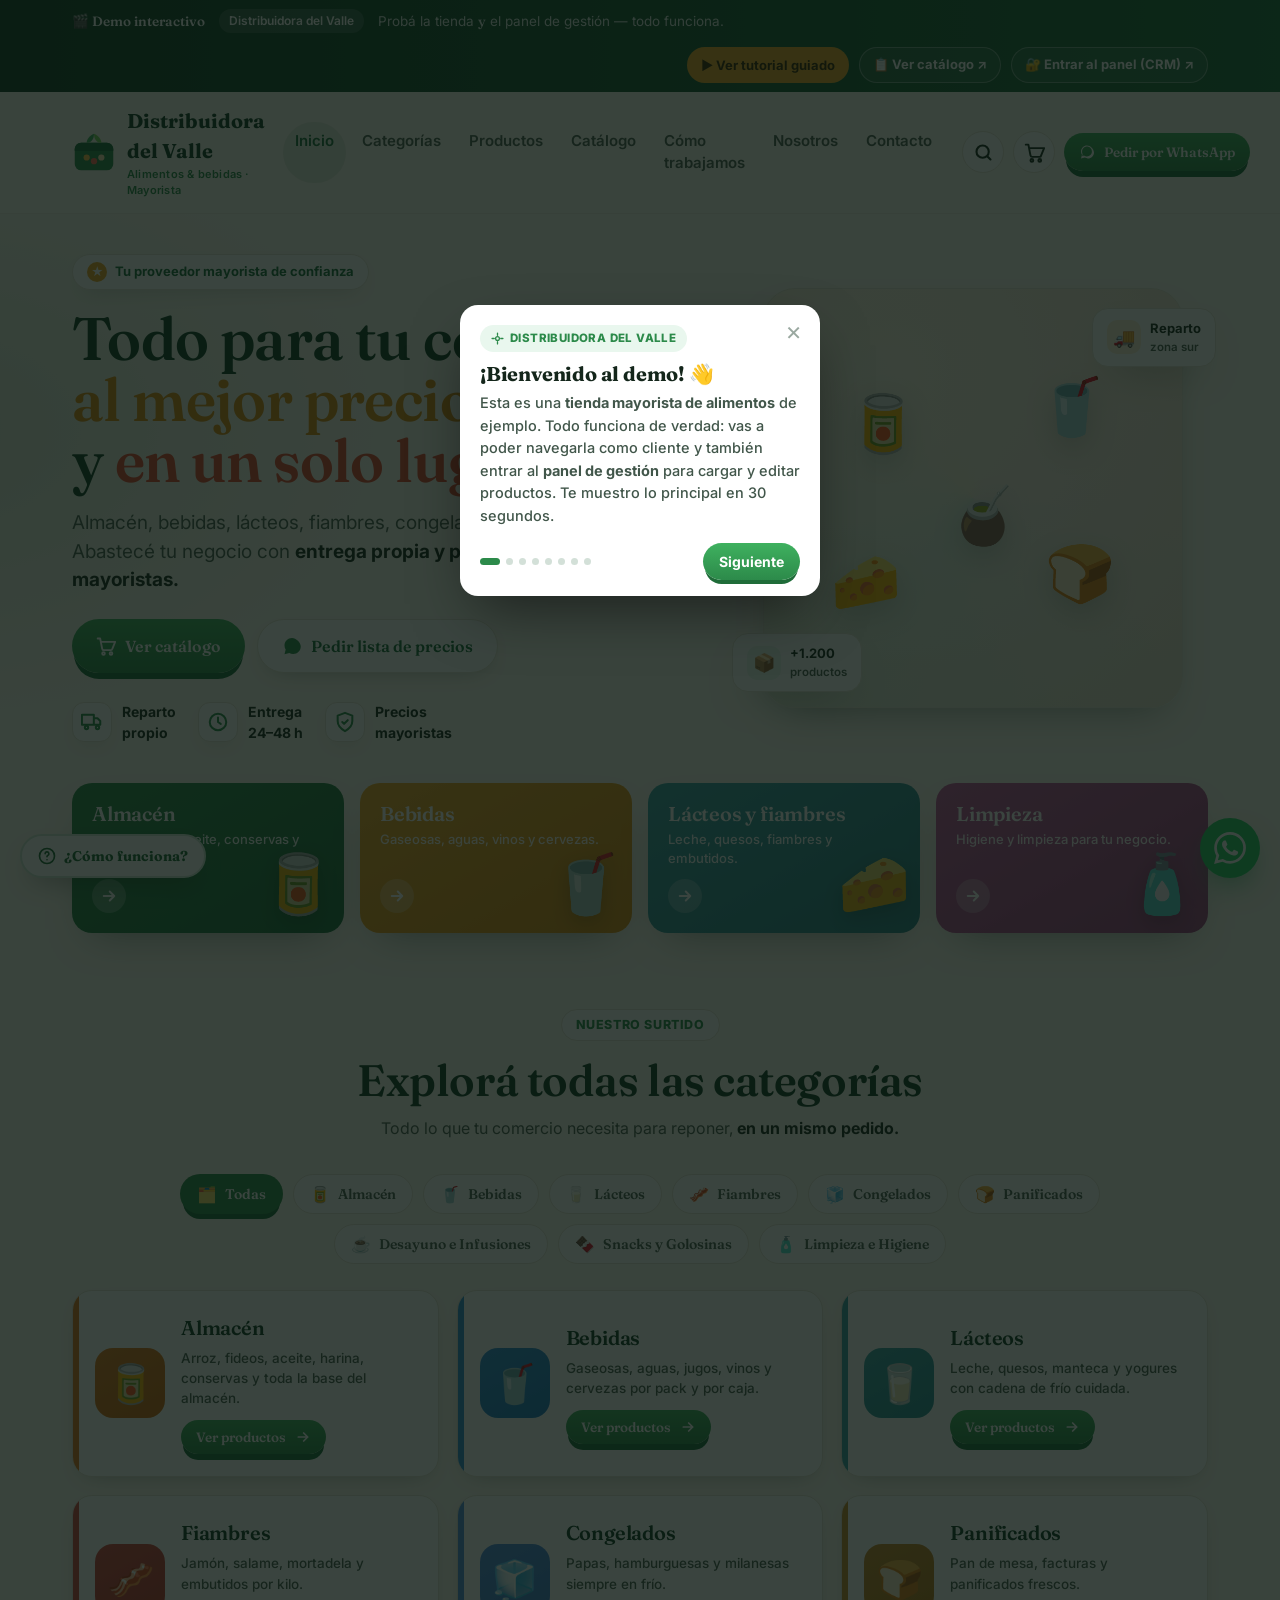
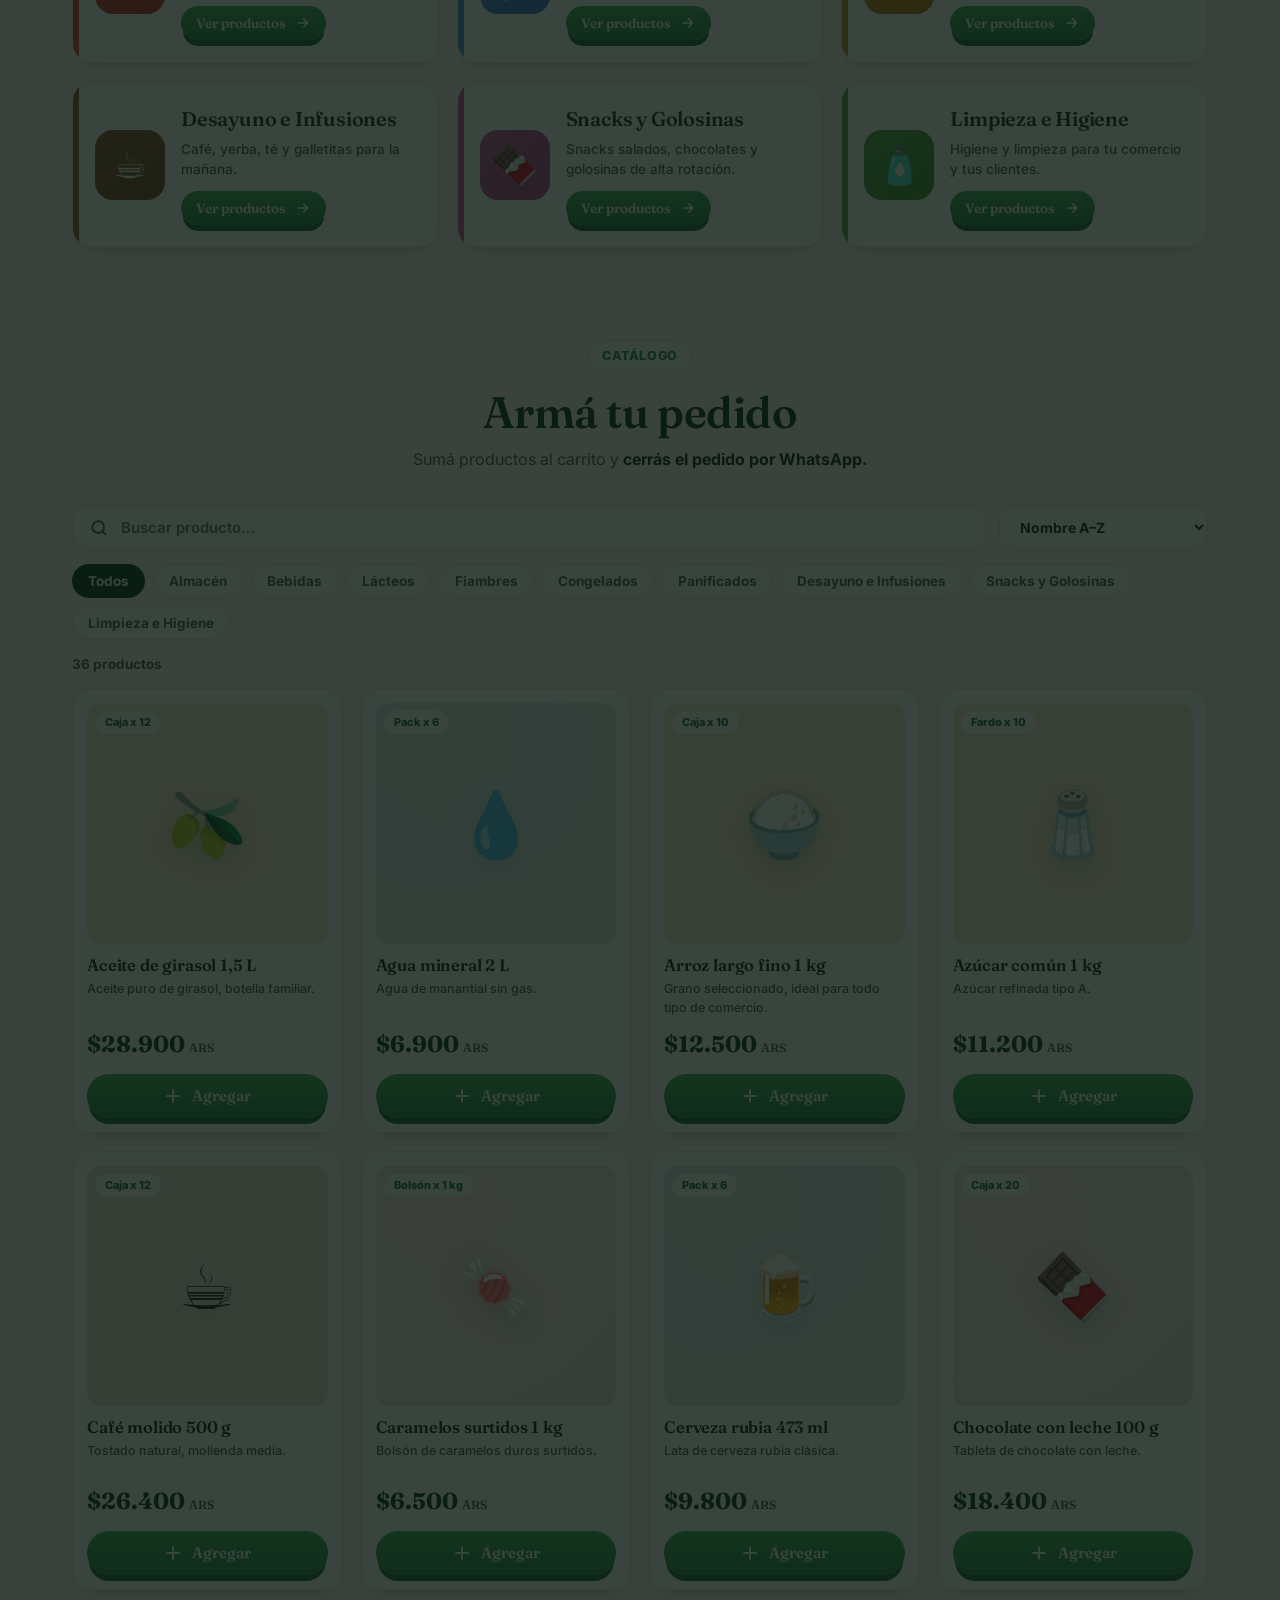
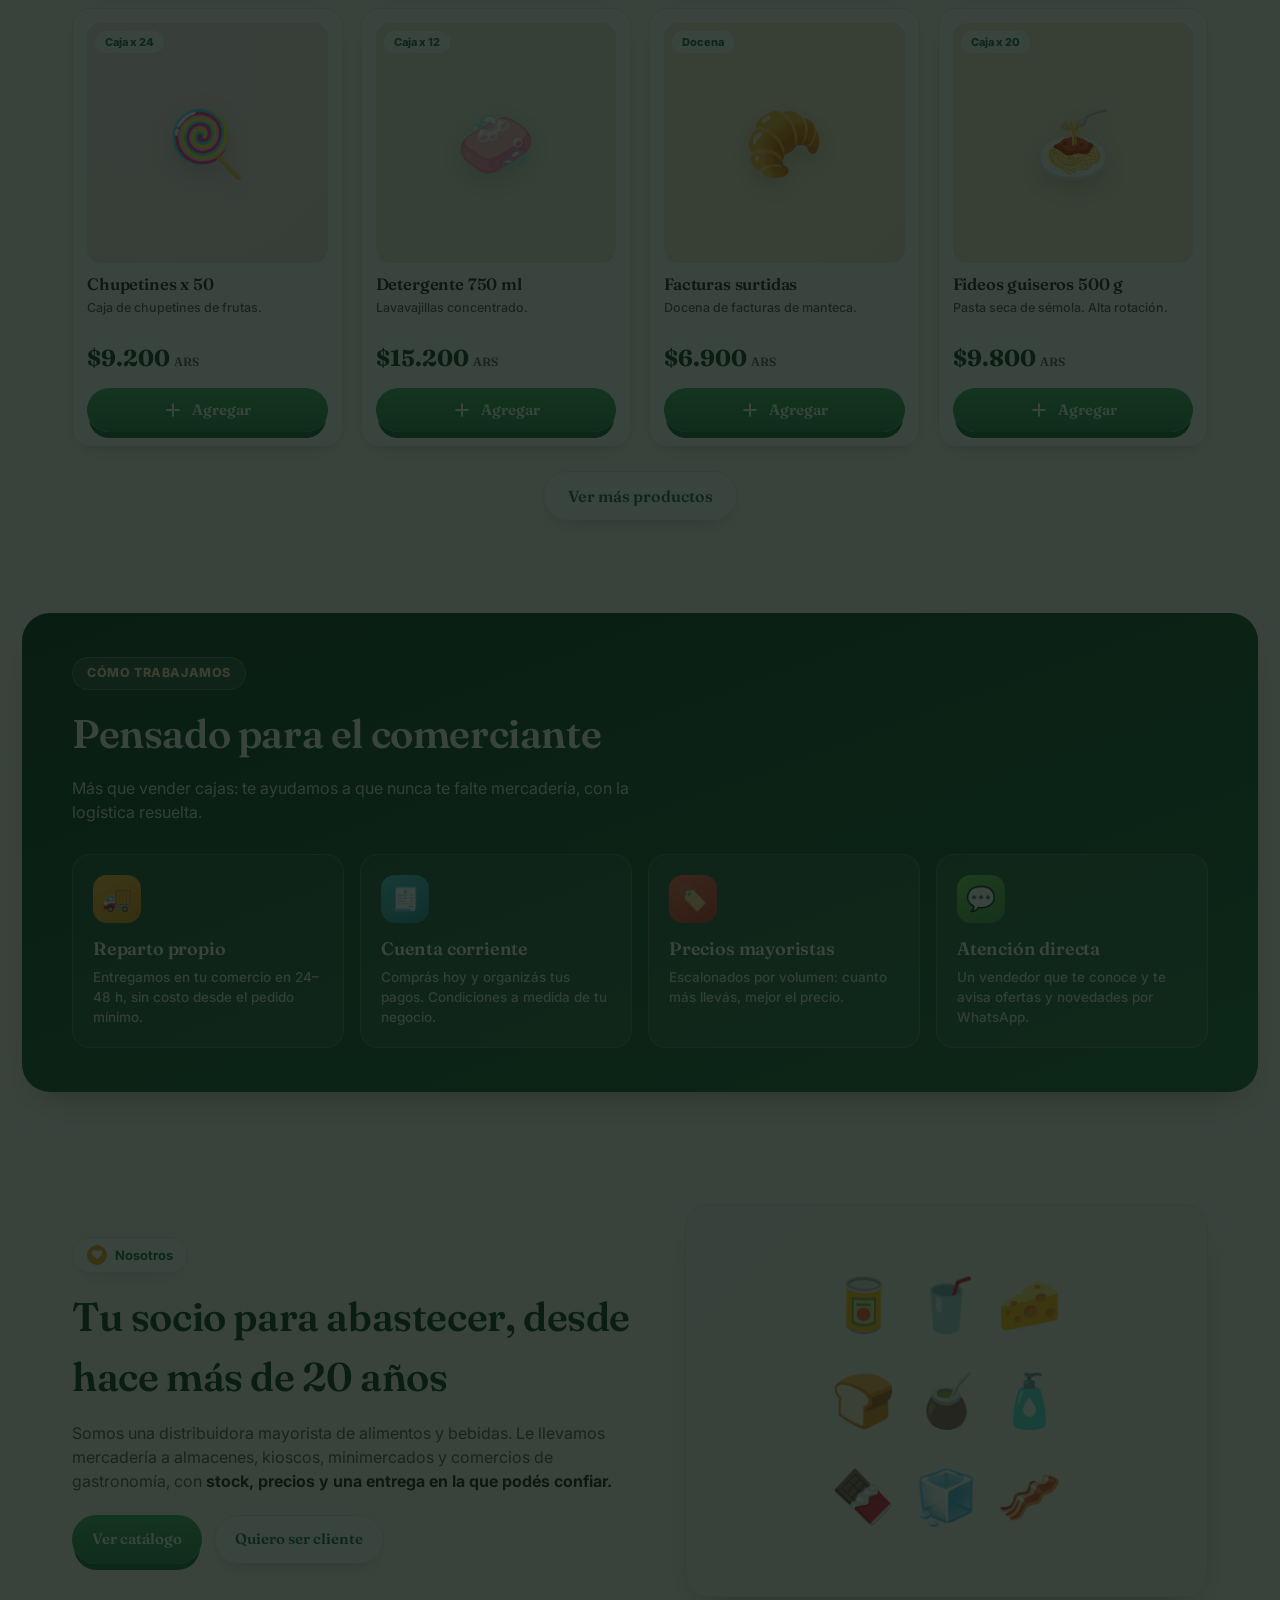
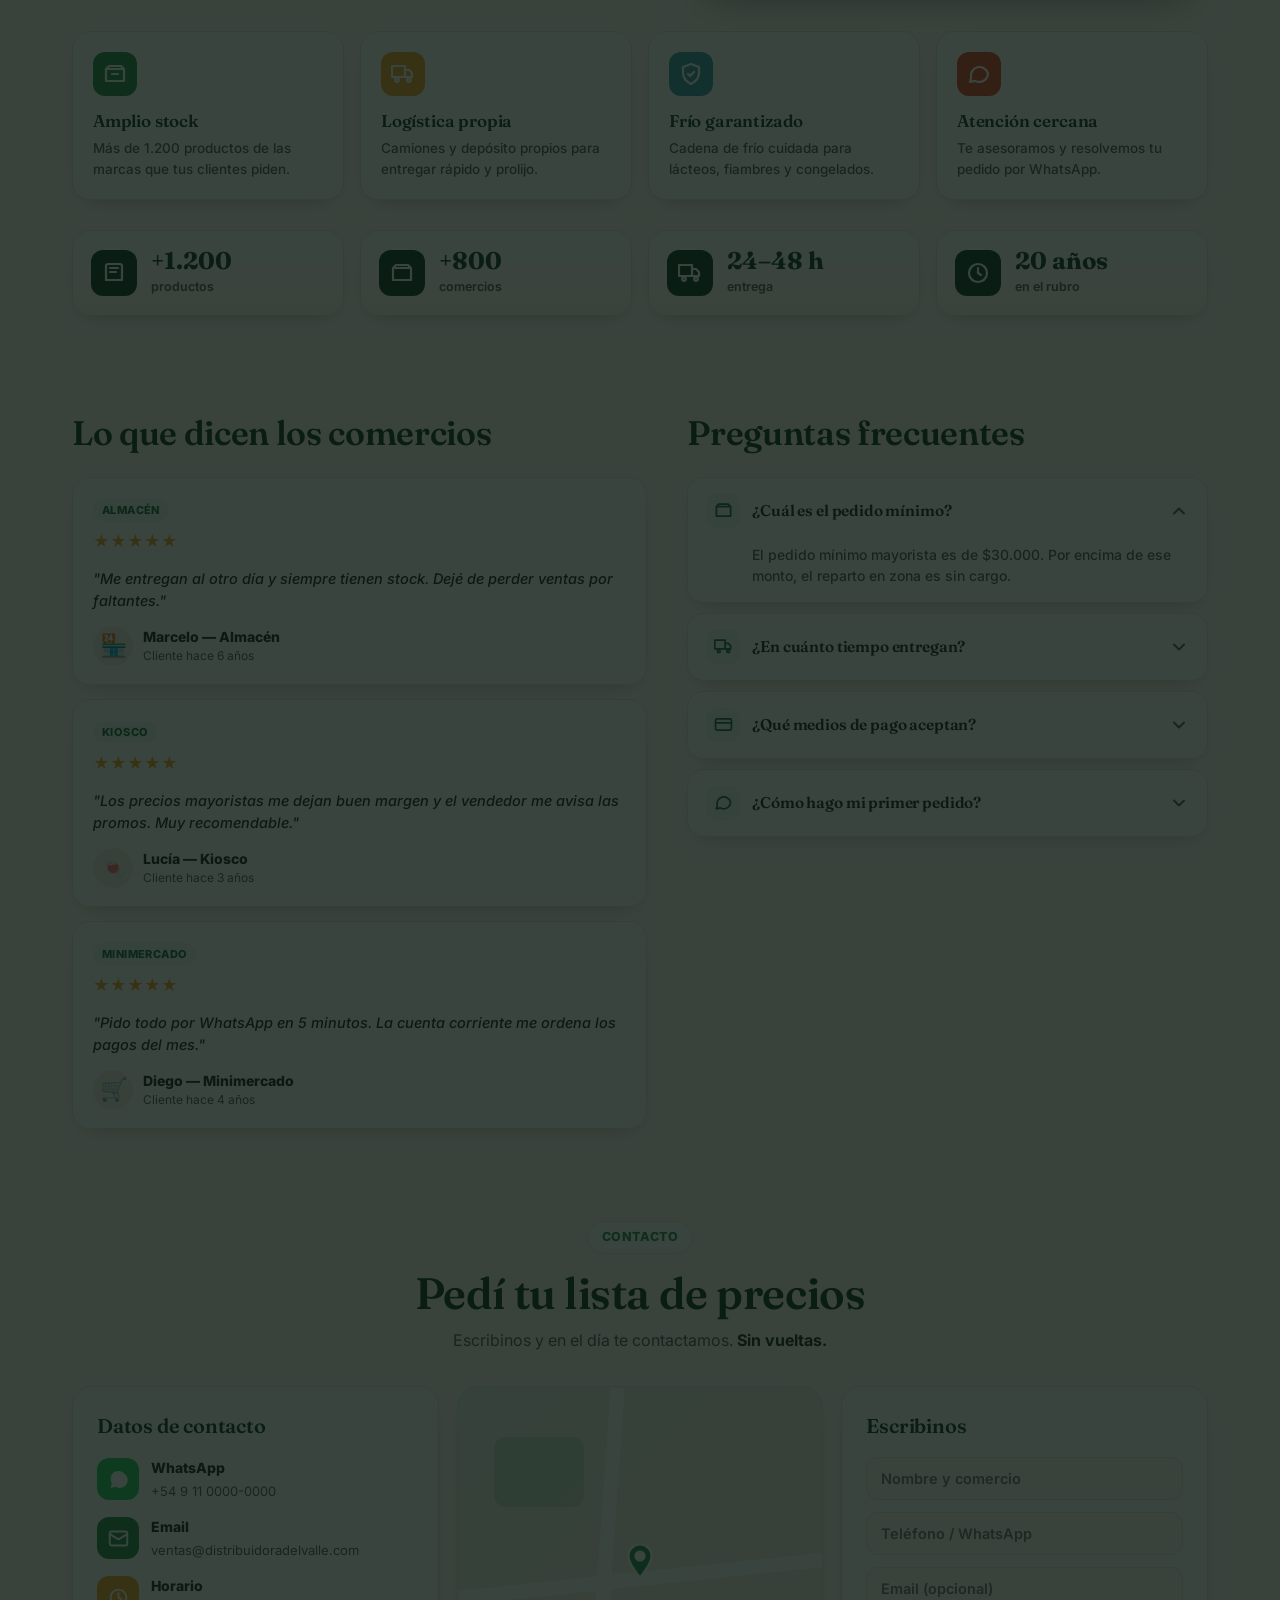
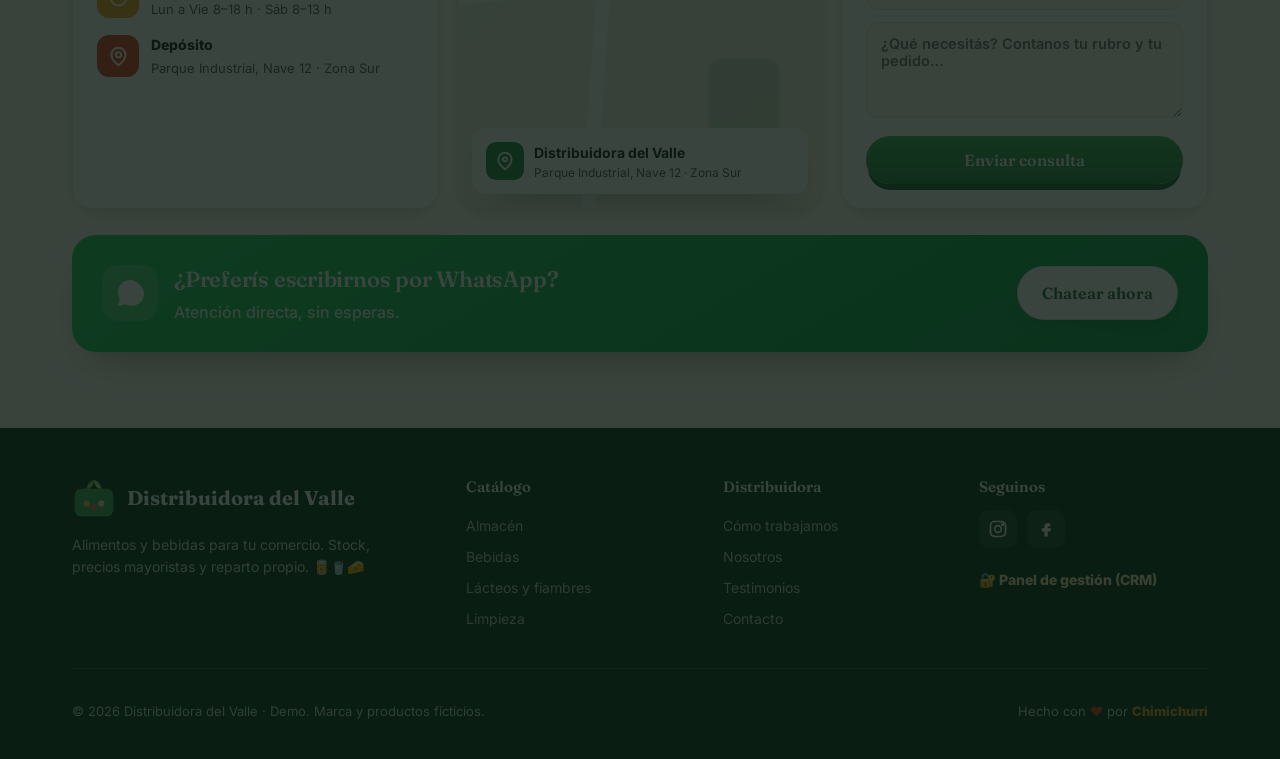
<file: index.html>
<!DOCTYPE html>
<html lang="es">
<head>
<meta charset="UTF-8">
<meta name="viewport" content="width=device-width, initial-scale=1.0">
<title>Distribuidora del Valle — Alimentos y bebidas para tu comercio</title>
<meta name="description" content="Demo interactivo de tienda mayorista + panel de gestión. Hecho por Chimichurri.">
<link rel="preconnect" href="https://fonts.googleapis.com">
<link rel="preconnect" href="https://fonts.gstatic.com" crossorigin>
<link href="https://fonts.googleapis.com/css2?family=Fraunces:opsz,wght@9..144,500;9..144,600;9..144,700&family=Inter:wght@400;500;600;700;800&display=swap" rel="stylesheet">
<link rel="stylesheet" href="styles.css?v=3">
<link rel="stylesheet" href="tour.css?v=1">
</head>
<body>

<!-- ============ RIBBON DEMO ============ -->
<div class="demobar">
  <div class="wrap">
    <b>🎬 Demo interactivo</b>
    <span class="chip">Distribuidora del Valle</span>
    <span style="opacity:.85">Probá la tienda <b>y</b> el panel de gestión — todo funciona.</span>
    <div class="db-actions">
      <button type="button" class="db-tour" id="startTour">▶ Ver tutorial guiado</button>
      <a href="catalogo.html">📋 Ver catálogo ↗</a>
      <a href="admin.html" id="panelLink">🔐 Entrar al panel (CRM) ↗</a>
    </div>
  </div>
</div>

<!-- ============ HEADER ============ -->
<header class="header" id="header">
  <nav class="nav">
    <a href="#inicio" class="brand">
      <svg class="logo" viewBox="0 0 48 48" fill="none" xmlns="http://www.w3.org/2000/svg" aria-hidden="true">
        <rect x="3" y="14" width="42" height="30" rx="7" fill="#2c8a4a"/>
        <path d="M3 21c0-3.9 3.1-7 7-7h28c3.9 0 7 3.1 7 7v2H3v-2Z" fill="#1c6d3d"/>
        <path d="M24 4c-5 2-8 6-8 10 4 0 8-3 8-10Z" fill="#3fb15f"/>
        <path d="M24 4c5 2 8 6 8 10-4 0-8-3-8-10Z" fill="#7bd85a"/>
        <circle cx="16" cy="30" r="3.4" fill="#ffbe45"/><circle cx="24" cy="34" r="3.4" fill="#ff6a52"/><circle cx="32" cy="30" r="3.4" fill="#ffe6b3"/>
      </svg>
      <span>Distribuidora del Valle<small>Alimentos & bebidas · Mayorista</small></span>
    </a>
    <div class="menu">
      <a href="#inicio" class="active">Inicio</a>
      <a href="#categorias">Categorías</a>
      <a href="#productos">Productos</a>
      <a href="catalogo.html">Catálogo</a>
      <a href="#servicios">Cómo trabajamos</a>
      <a href="#nosotros">Nosotros</a>
      <a href="#contacto">Contacto</a>
    </div>
    <div class="nav-tools">
      <button class="icon-btn" id="searchBtn" aria-label="Buscar">
        <svg viewBox="0 0 24 24" fill="none" stroke="currentColor" stroke-width="2.4" stroke-linecap="round"><circle cx="11" cy="11" r="7"/><path d="m20 20-3.2-3.2"/></svg>
      </button>
      <button class="icon-btn" id="cartBtn" aria-label="Carrito">
        <svg viewBox="0 0 24 24" fill="none" stroke="currentColor" stroke-width="2.2" stroke-linecap="round" stroke-linejoin="round"><circle cx="9" cy="21" r="1.6"/><circle cx="18" cy="21" r="1.6"/><path d="M2 3h3l2.4 12.3a2 2 0 0 0 2 1.7h8.2a2 2 0 0 0 2-1.6L23 7H6"/></svg>
        <span class="cart-count" id="cartCount" style="display:none">0</span>
      </button>
      <a href="#" class="btn btn-green btn-sm js-wa" data-wa="¡Hola! Quiero hacer un pedido mayorista."><svg class="wa-ico" viewBox="0 0 32 32" fill="currentColor"><path d="M16 3C9.4 3 4 8.4 4 15c0 2.4.7 4.6 1.9 6.5L4 29l7.7-1.8c1.8 1 3.9 1.6 6.1 1.6h.2c6.6 0 12-5.4 12-12S22.6 3 16 3zm0 21.8c-1.9 0-3.7-.5-5.3-1.5l-.4-.2-4 .9.9-3.9-.3-.4A9.8 9.8 0 0 1 6.2 15C6.2 9.6 10.6 5.2 16 5.2S25.8 9.6 25.8 15 21.4 24.8 16 24.8z"/></svg>Pedir por WhatsApp</a>
      <button class="icon-btn hamb" id="hambBtn" aria-label="Menú">
        <svg viewBox="0 0 24 24" fill="none" stroke="currentColor" stroke-width="2.4" stroke-linecap="round"><path d="M4 7h16M4 12h16M4 17h16"/></svg>
      </button>
    </div>
  </nav>
</header>

<!-- Mobile drawer -->
<div class="drawer" id="drawer">
  <div class="scrim" data-close></div>
  <div class="panel">
    <button class="close" data-close aria-label="Cerrar"><svg viewBox="0 0 24 24" fill="none" stroke="currentColor" stroke-width="2.4" stroke-linecap="round"><path d="M6 6l12 12M18 6L6 18"/></svg></button>
    <a href="#inicio" data-close>Inicio</a>
    <a href="#categorias" data-close>Categorías</a>
    <a href="#productos" data-close>Productos</a>
    <a href="catalogo.html" data-close>Catálogo</a>
    <a href="#servicios" data-close>Cómo trabajamos</a>
    <a href="#nosotros" data-close>Nosotros</a>
    <a href="#contacto" data-close>Contacto</a>
    <a href="admin.html" data-close>🔐 Panel (CRM)</a>
    <a href="#" class="btn btn-green js-wa" data-wa="¡Hola! Quiero hacer un pedido." style="margin-top:10px">Pedir por WhatsApp</a>
  </div>
</div>

<!-- Cart drawer -->
<div class="drawer cart-drawer" id="cartDrawer">
  <div class="scrim" data-close></div>
  <div class="panel">
    <div class="cart-head">
      <h3>Tu pedido</h3>
      <button class="close" data-close aria-label="Cerrar"><svg viewBox="0 0 24 24" fill="none" stroke="currentColor" stroke-width="2.4" stroke-linecap="round"><path d="M6 6l12 12M18 6L6 18"/></svg></button>
    </div>
    <div class="cart-items" id="cartItems"></div>
    <div class="cart-empty" id="cartEmpty">
      <div style="font-size:56px">🛒</div>
      <p>Tu pedido está vacío.<br>Agregá productos del catálogo.</p>
      <a href="#productos" class="btn btn-green" data-close>Ver productos</a>
    </div>
    <div class="cart-foot" id="cartFoot" style="display:none">
      <div class="cart-total"><span>Total</span><b id="cartTotal">$0</b></div>
      <button type="button" class="btn btn-green btn-lg" id="checkoutBtn">Enviar pedido por WhatsApp</button>
      <button type="button" class="cart-clear" id="clearCartBtn">Vaciar pedido</button>
      <p class="cart-note" id="minNote"></p>
    </div>
  </div>
</div>

<!-- ============ HERO ============ -->
<section class="hero" id="inicio">
  <div class="wrap">
    <div class="hero-grid">
      <div class="hero-copy reveal">
        <span class="eyebrow"><span class="dot">★</span> Tu proveedor mayorista de confianza</span>
        <h1>Todo para tu comercio,<br><span class="amber">al mejor precio</span><br>y <span class="tomato">en un solo lugar</span></h1>
        <p class="sub">Almacén, bebidas, lácteos, fiambres, congelados y limpieza. Abastecé tu negocio con <b>entrega propia y precios mayoristas.</b></p>
        <div class="hero-cta">
          <a href="#productos" class="btn btn-green btn-lg">
            <svg viewBox="0 0 24 24" fill="none" stroke="currentColor" stroke-width="2.2" stroke-linecap="round" stroke-linejoin="round"><circle cx="9" cy="21" r="1.6"/><circle cx="18" cy="21" r="1.6"/><path d="M2 3h3l2.4 12.3a2 2 0 0 0 2 1.7h8.2a2 2 0 0 0 2-1.6L23 7H6"/></svg>
            Ver catálogo</a>
          <a href="#" class="btn btn-white btn-lg js-wa" data-wa="¡Hola! Quiero recibir la lista de precios mayorista."><svg class="wa-ico" viewBox="0 0 32 32" fill="#2c8a4a"><path d="M16 3C9.4 3 4 8.4 4 15c0 2.4.7 4.6 1.9 6.5L4 29l7.7-1.8c1.8 1 3.9 1.6 6.1 1.6h.2c6.6 0 12-5.4 12-12S22.6 3 16 3z"/></svg>Pedir lista de precios</a>
        </div>
        <div class="benefits">
          <div class="benefit"><span class="bi"><svg viewBox="0 0 24 24" fill="none" stroke="currentColor" stroke-width="2.2" stroke-linecap="round" stroke-linejoin="round"><path d="M1 4h13v11H1zM14 8h4l3 3v4h-7"/><circle cx="6" cy="18" r="1.8"/><circle cx="18" cy="18" r="1.8"/></svg></span>Reparto<br>propio</div>
          <div class="benefit"><span class="bi"><svg viewBox="0 0 24 24" fill="none" stroke="currentColor" stroke-width="2.2" stroke-linecap="round" stroke-linejoin="round"><circle cx="12" cy="12" r="9"/><path d="M12 7v5l3 2"/></svg></span>Entrega<br>24–48 h</div>
          <div class="benefit"><span class="bi"><svg viewBox="0 0 24 24" fill="none" stroke="currentColor" stroke-width="2.2" stroke-linecap="round" stroke-linejoin="round"><path d="M12 2 4 5v6c0 5 3.4 8.5 8 11 4.6-2.5 8-6 8-11V5Z"/><path d="m9 12 2 2 4-4"/></svg></span>Precios<br>mayoristas</div>
        </div>
      </div>
      <div class="hero-art reveal">
        <div class="hero-plate">
          <div class="ring"></div>
          <span class="em" style="left:20%;top:22%">🥫</span>
          <span class="em" style="right:18%;top:18%">🥤</span>
          <span class="em" style="left:16%;bottom:20%">🧀</span>
          <span class="em" style="right:16%;bottom:22%">🍞</span>
          <span class="em" style="left:44%;top:44%">🧉</span>
        </div>
        <div class="hero-badge hb1"><span class="hb-ic" style="background:#e9f7ee">📦</span><div><b>+1.200</b><span>productos</span></div></div>
        <div class="hero-badge hb2"><span class="hb-ic" style="background:#fff0d6">🚚</span><div><b>Reparto</b><span>zona sur</span></div></div>
      </div>
    </div>

    <!-- Quick cards -->
    <div class="quick">
      <a href="#productos" class="qcard q-green" data-jump="almacen"><h3>Almacén</h3><p>Arroz, fideos, aceite, conservas y más.</p><span class="go"><svg viewBox="0 0 24 24" fill="none" stroke="currentColor" stroke-width="2.6" stroke-linecap="round" stroke-linejoin="round"><path d="M5 12h14M13 6l6 6-6 6"/></svg></span><span class="em">🥫</span></a>
      <a href="#productos" class="qcard q-amber" data-jump="bebidas"><h3>Bebidas</h3><p>Gaseosas, aguas, vinos y cervezas.</p><span class="go"><svg viewBox="0 0 24 24" fill="none" stroke="currentColor" stroke-width="2.6" stroke-linecap="round" stroke-linejoin="round"><path d="M5 12h14M13 6l6 6-6 6"/></svg></span><span class="em">🥤</span></a>
      <a href="#productos" class="qcard q-cyan" data-jump="lacteos"><h3>Lácteos y fiambres</h3><p>Leche, quesos, fiambres y embutidos.</p><span class="go"><svg viewBox="0 0 24 24" fill="none" stroke="currentColor" stroke-width="2.6" stroke-linecap="round" stroke-linejoin="round"><path d="M5 12h14M13 6l6 6-6 6"/></svg></span><span class="em">🧀</span></a>
      <a href="#productos" class="qcard q-berry" data-jump="limpieza"><h3>Limpieza</h3><p>Higiene y limpieza para tu negocio.</p><span class="go"><svg viewBox="0 0 24 24" fill="none" stroke="currentColor" stroke-width="2.6" stroke-linecap="round" stroke-linejoin="round"><path d="M5 12h14M13 6l6 6-6 6"/></svg></span><span class="em">🧴</span></a>
    </div>
  </div>
</section>

<!-- ============ CATEGORÍAS ============ -->
<section class="band" id="categorias">
  <div class="wrap">
    <div class="section-head reveal">
      <span class="kicker">Nuestro surtido</span>
      <h2>Explorá todas las categorías</h2>
      <p>Todo lo que tu comercio necesita para reponer, <b>en un mismo pedido.</b></p>
    </div>
    <div class="tabs" id="catTabs"></div>
    <div class="cat-grid" id="catGrid"></div>
  </div>
</section>

<!-- ============ PRODUCTOS ============ -->
<section class="band tight" id="productos">
  <div class="wrap">
    <div class="section-head reveal">
      <span class="kicker">Catálogo</span>
      <h2>Armá tu pedido</h2>
      <p>Sumá productos al carrito y <b>cerrás el pedido por WhatsApp.</b></p>
    </div>
    <div class="shop-bar">
      <label class="shop-search"><svg viewBox="0 0 24 24" fill="none" stroke="currentColor" stroke-width="2.4" stroke-linecap="round"><circle cx="11" cy="11" r="7"/><path d="m20 20-3.2-3.2"/></svg><input type="search" id="shopSearch" placeholder="Buscar producto…" autocomplete="off"></label>
      <select id="shopSort" aria-label="Ordenar">
        <option value="az">Nombre A–Z</option>
        <option value="price-asc">Precio: menor a mayor</option>
        <option value="price-desc">Precio: mayor a menor</option>
      </select>
    </div>
    <div class="shop-cats" id="shopCats"></div>
    <div class="shop-count" id="shopCount"></div>
    <div class="prod-grid" id="prodGrid"></div>
    <div class="shop-empty" id="shopEmpty" style="display:none"><b>No encontramos productos</b><span>Probá con otra búsqueda o categoría.</span></div>
    <div class="shop-more" id="shopMore" style="display:none"><button type="button" class="btn btn-white btn-lg" id="loadMore">Ver más productos</button></div>
  </div>
</section>

<!-- ============ SERVICIOS ============ -->
<section class="band" id="servicios">
  <div class="svc-band reveal">
    <div class="svc-wrap">
      <div class="svc-head">
        <span class="kicker">Cómo trabajamos</span>
        <h2>Pensado para el comerciante</h2>
        <p>Más que vender cajas: te ayudamos a que nunca te falte mercadería, con la logística resuelta.</p>
      </div>
      <div class="svc-grid">
        <article class="svc"><span class="svc-ic sv-amber">🚚</span><h4>Reparto propio</h4><p>Entregamos en tu comercio en 24–48 h, sin costo desde el pedido mínimo.</p></article>
        <article class="svc"><span class="svc-ic sv-cyan">🧾</span><h4>Cuenta corriente</h4><p>Comprás hoy y organizás tus pagos. Condiciones a medida de tu negocio.</p></article>
        <article class="svc"><span class="svc-ic sv-tomato">🏷️</span><h4>Precios mayoristas</h4><p>Escalonados por volumen: cuanto más llevás, mejor el precio.</p></article>
        <article class="svc"><span class="svc-ic sv-lime">💬</span><h4>Atención directa</h4><p>Un vendedor que te conoce y te avisa ofertas y novedades por WhatsApp.</p></article>
      </div>
    </div>
  </div>
</section>

<!-- ============ NOSOTROS ============ -->
<section class="band" id="nosotros">
  <div class="wrap">
    <div class="about-top">
      <div class="reveal">
        <span class="eyebrow"><span class="dot">♥</span> Nosotros</span>
        <h2>Tu socio para abastecer, desde hace más de 20 años</h2>
        <p class="lead">Somos una distribuidora mayorista de alimentos y bebidas. Le llevamos mercadería a almacenes, kioscos, minimercados y comercios de gastronomía, con <b>stock, precios y una entrega en la que podés confiar.</b></p>
        <div class="hero-cta" style="margin-top:22px">
          <a href="#productos" class="btn btn-green">Ver catálogo</a>
          <a href="#" class="btn btn-white js-wa" data-wa="¡Hola! Quiero abrir una cuenta como comercio.">Quiero ser cliente</a>
        </div>
      </div>
      <div class="about-shot reveal">
        <div class="grid-em">
          <span>🥫</span><span>🥤</span><span>🧀</span>
          <span>🍞</span><span>🧉</span><span>🧴</span>
          <span>🍫</span><span>🧊</span><span>🥓</span>
        </div>
      </div>
    </div>
    <div class="about-blocks">
      <div class="ablock a-green reveal"><span class="ai"><svg viewBox="0 0 24 24" fill="none" stroke="currentColor" stroke-width="2.2" stroke-linecap="round" stroke-linejoin="round"><path d="M3 7h18v12H3zM3 7l3-3h12l3 3"/><path d="M9 12h6"/></svg></span><h4>Amplio stock</h4><p>Más de 1.200 productos de las marcas que tus clientes piden.</p></div>
      <div class="ablock a-amber reveal"><span class="ai"><svg viewBox="0 0 24 24" fill="none" stroke="currentColor" stroke-width="2.2" stroke-linecap="round" stroke-linejoin="round"><path d="M1 4h13v11H1zM14 8h4l3 3v4h-7"/><circle cx="6" cy="18" r="1.8"/><circle cx="18" cy="18" r="1.8"/></svg></span><h4>Logística propia</h4><p>Camiones y depósito propios para entregar rápido y prolijo.</p></div>
      <div class="ablock a-cyan reveal"><span class="ai"><svg viewBox="0 0 24 24" fill="none" stroke="currentColor" stroke-width="2.2" stroke-linecap="round" stroke-linejoin="round"><path d="M12 2 4 5v6c0 5 3.4 8.5 8 11 4.6-2.5 8-6 8-11V5Z"/><path d="m9 12 2 2 4-4"/></svg></span><h4>Frío garantizado</h4><p>Cadena de frío cuidada para lácteos, fiambres y congelados.</p></div>
      <div class="ablock a-tomato reveal"><span class="ai"><svg viewBox="0 0 24 24" fill="none" stroke="currentColor" stroke-width="2.2" stroke-linecap="round" stroke-linejoin="round"><path d="M21 11.5a8.4 8.4 0 0 1-9 8.4 8.4 8.4 0 0 1-4-1L3 20l1.1-4a8.4 8.4 0 1 1 16.9-4.5Z"/></svg></span><h4>Atención cercana</h4><p>Te asesoramos y resolvemos tu pedido por WhatsApp.</p></div>
    </div>
    <div class="stats">
      <div class="stat reveal"><span class="si"><svg viewBox="0 0 24 24" fill="none" stroke="currentColor" stroke-width="2.2" stroke-linecap="round" stroke-linejoin="round"><path d="M4 19V5a2 2 0 0 1 2-2h12a2 2 0 0 1 2 2v14"/><path d="M4 19h16M8 7h8M8 11h6"/></svg></span><div><b>+1.200</b><span>productos</span></div></div>
      <div class="stat reveal"><span class="si"><svg viewBox="0 0 24 24" fill="none" stroke="currentColor" stroke-width="2.2" stroke-linecap="round" stroke-linejoin="round"><path d="M3 7h18v12H3zM3 7l3-3h12l3 3"/></svg></span><div><b>+800</b><span>comercios</span></div></div>
      <div class="stat reveal"><span class="si"><svg viewBox="0 0 24 24" fill="none" stroke="currentColor" stroke-width="2.2" stroke-linecap="round" stroke-linejoin="round"><path d="M1 4h13v11H1zM14 8h4l3 3v4h-7"/><circle cx="6" cy="18" r="1.8"/><circle cx="18" cy="18" r="1.8"/></svg></span><div><b>24–48 h</b><span>entrega</span></div></div>
      <div class="stat reveal"><span class="si"><svg viewBox="0 0 24 24" fill="none" stroke="currentColor" stroke-width="2.2" stroke-linecap="round" stroke-linejoin="round"><circle cx="12" cy="12" r="9"/><path d="M12 7v5l3 2"/></svg></span><div><b>20 años</b><span>en el rubro</span></div></div>
    </div>
  </div>
</section>

<!-- ============ TESTIMONIOS + FAQ ============ -->
<section class="band tight" id="testimonios">
  <div class="wrap">
    <div class="tf-grid">
      <div class="reveal">
        <h2>Lo que dicen los comercios</h2>
        <div class="testi-grid">
          <article class="testi"><span class="tag">Almacén</span><div class="stars">★★★★★</div><p class="txt">"Me entregan al otro día y siempre tienen stock. Dejé de perder ventas por faltantes."</p><div class="who"><span class="av">🏪</span><div><div class="nm">Marcelo — Almacén</div><div class="role">Cliente hace 6 años</div></div></div></article>
          <article class="testi"><span class="tag">Kiosco</span><div class="stars">★★★★★</div><p class="txt">"Los precios mayoristas me dejan buen margen y el vendedor me avisa las promos. Muy recomendable."</p><div class="who"><span class="av">🍬</span><div><div class="nm">Lucía — Kiosco</div><div class="role">Cliente hace 3 años</div></div></div></article>
          <article class="testi"><span class="tag">Minimercado</span><div class="stars">★★★★★</div><p class="txt">"Pido todo por WhatsApp en 5 minutos. La cuenta corriente me ordena los pagos del mes."</p><div class="who"><span class="av">🛒</span><div><div class="nm">Diego — Minimercado</div><div class="role">Cliente hace 4 años</div></div></div></article>
        </div>
      </div>
      <div class="reveal">
        <h2>Preguntas frecuentes</h2>
        <div class="faq-list" id="faqList">
          <div class="faq"><button class="q"><span class="fi"><svg viewBox="0 0 24 24" fill="none" stroke="currentColor" stroke-width="2.2" stroke-linecap="round" stroke-linejoin="round"><path d="M3 7h18v12H3zM3 7l3-3h12l3 3"/></svg></span><h4>¿Cuál es el pedido mínimo?</h4><svg class="chev" viewBox="0 0 24 24" fill="none" stroke="currentColor" stroke-width="2.4" stroke-linecap="round" stroke-linejoin="round"><path d="m6 9 6 6 6-6"/></svg></button><div class="a"><p>El pedido mínimo mayorista es de $30.000. Por encima de ese monto, el reparto en zona es sin cargo.</p></div></div>
          <div class="faq"><button class="q"><span class="fi"><svg viewBox="0 0 24 24" fill="none" stroke="currentColor" stroke-width="2.2" stroke-linecap="round" stroke-linejoin="round"><path d="M1 4h13v11H1zM14 8h4l3 3v4h-7"/><circle cx="6" cy="18" r="1.8"/><circle cx="18" cy="18" r="1.8"/></svg></span><h4>¿En cuánto tiempo entregan?</h4><svg class="chev" viewBox="0 0 24 24" fill="none" stroke="currentColor" stroke-width="2.4" stroke-linecap="round" stroke-linejoin="round"><path d="m6 9 6 6 6-6"/></svg></button><div class="a"><p>Entre 24 y 48 h hábiles según la zona. Coordinamos el día de reparto por WhatsApp.</p></div></div>
          <div class="faq"><button class="q"><span class="fi"><svg viewBox="0 0 24 24" fill="none" stroke="currentColor" stroke-width="2.2" stroke-linecap="round" stroke-linejoin="round"><rect x="2" y="5" width="20" height="14" rx="2"/><path d="M2 10h20"/></svg></span><h4>¿Qué medios de pago aceptan?</h4><svg class="chev" viewBox="0 0 24 24" fill="none" stroke="currentColor" stroke-width="2.4" stroke-linecap="round" stroke-linejoin="round"><path d="m6 9 6 6 6-6"/></svg></button><div class="a"><p>Efectivo, transferencia y cuenta corriente para clientes habituales. También billeteras virtuales.</p></div></div>
          <div class="faq"><button class="q"><span class="fi"><svg viewBox="0 0 24 24" fill="none" stroke="currentColor" stroke-width="2.2" stroke-linecap="round" stroke-linejoin="round"><path d="M21 11.5a8.4 8.4 0 0 1-9 8.4 8.4 8.4 0 0 1-4-1L3 20l1.1-4a8.4 8.4 0 1 1 16.9-4.5Z"/></svg></span><h4>¿Cómo hago mi primer pedido?</h4><svg class="chev" viewBox="0 0 24 24" fill="none" stroke="currentColor" stroke-width="2.4" stroke-linecap="round" stroke-linejoin="round"><path d="m6 9 6 6 6-6"/></svg></button><div class="a"><p>Armás el carrito acá y lo enviás por WhatsApp. Te confirmamos stock, total y día de entrega.</p></div></div>
        </div>
      </div>
    </div>
  </div>
</section>

<!-- ============ CONTACTO ============ -->
<section class="band" id="contacto">
  <div class="wrap">
    <div class="section-head reveal">
      <span class="kicker">Contacto</span>
      <h2>Pedí tu lista de precios</h2>
      <p>Escribinos y en el día te contactamos. <b>Sin vueltas.</b></p>
    </div>
    <div class="contact-grid">
      <div class="cbox reveal">
        <h3>Datos de contacto</h3>
        <div class="cinfo">
          <a class="cline js-wa" data-wa="¡Hola! Quiero hacer una consulta." href="#"><span class="ci ci-wa"><svg viewBox="0 0 32 32" fill="#fff"><path d="M16 3C9.4 3 4 8.4 4 15c0 2.4.7 4.6 1.9 6.5L4 29l7.7-1.8c1.8 1 3.9 1.6 6.1 1.6h.2c6.6 0 12-5.4 12-12S22.6 3 16 3z"/></svg></span><div><b>WhatsApp</b><span id="waPretty">+54 9 11 0000-0000</span></div></a>
          <div class="cline"><span class="ci ci-green"><svg viewBox="0 0 24 24" fill="none" stroke="#fff" stroke-width="2.2" stroke-linecap="round" stroke-linejoin="round"><rect x="2" y="4" width="20" height="16" rx="2"/><path d="m2 7 10 6 10-6"/></svg></span><div><b>Email</b><span id="emailTxt">ventas@distribuidoradelvalle.com</span></div></div>
          <div class="cline"><span class="ci ci-amber"><svg viewBox="0 0 24 24" fill="none" stroke="#fff" stroke-width="2.2" stroke-linecap="round" stroke-linejoin="round"><circle cx="12" cy="12" r="9"/><path d="M12 7v5l3 2"/></svg></span><div><b>Horario</b><span id="hoursTxt">Lun a Vie 8–18 h · Sáb 8–13 h</span></div></div>
          <div class="cline"><span class="ci ci-tomato"><svg viewBox="0 0 24 24" fill="none" stroke="#fff" stroke-width="2.2" stroke-linecap="round" stroke-linejoin="round"><path d="M20 10c0 6-8 12-8 12s-8-6-8-12a8 8 0 0 1 16 0Z"/><circle cx="12" cy="10" r="3"/></svg></span><div><b>Depósito</b><span id="addrTxt">Parque Industrial, Nave 12 · Zona Sur</span></div></div>
        </div>
      </div>

      <div class="map">
        <span class="road r1"></span><span class="road r2"></span>
        <span class="park p1"></span><span class="park p2"></span>
        <span class="pin"><svg viewBox="0 0 24 24" fill="#2c8a4a" stroke="#fff" stroke-width="1.5"><path d="M12 2a7 7 0 0 0-7 7c0 5 7 13 7 13s7-8 7-13a7 7 0 0 0-7-7Z"/><circle cx="12" cy="9" r="2.6" fill="#fff"/></svg></span>
        <div class="mcard"><span class="mi"><svg viewBox="0 0 24 24" width="20" height="20" fill="none" stroke="#fff" stroke-width="2.2"><path d="M20 10c0 6-8 12-8 12s-8-6-8-12a8 8 0 0 1 16 0Z"/><circle cx="12" cy="10" r="2.4"/></svg></span><div><b>Distribuidora del Valle</b><span>Parque Industrial, Nave 12 · Zona Sur</span></div></div>
      </div>

      <div class="cbox reveal">
        <h3>Escribinos</h3>
        <form id="contactForm">
          <div class="form-field"><input type="text" name="nombre" placeholder="Nombre y comercio" required></div>
          <div class="form-field"><input type="tel" name="tel" placeholder="Teléfono / WhatsApp" required></div>
          <div class="form-field"><input type="email" name="email" placeholder="Email (opcional)"></div>
          <div class="form-field"><textarea name="msg" placeholder="¿Qué necesitás? Contanos tu rubro y tu pedido…" required></textarea></div>
          <button type="submit" class="btn btn-green btn-lg" style="width:100%">Enviar consulta</button>
        </form>
      </div>
    </div>

    <div class="contact-cta">
      <div class="lt"><span class="wa-big"><svg viewBox="0 0 32 32" fill="#fff"><path d="M16 3C9.4 3 4 8.4 4 15c0 2.4.7 4.6 1.9 6.5L4 29l7.7-1.8c1.8 1 3.9 1.6 6.1 1.6h.2c6.6 0 12-5.4 12-12S22.6 3 16 3z"/></svg></span><div><h3>¿Preferís escribirnos por WhatsApp?</h3><p>Atención directa, sin esperas.</p></div></div>
      <a href="#" class="btn btn-white btn-lg js-wa" data-wa="¡Hola! Quiero hacer un pedido mayorista.">Chatear ahora</a>
    </div>
  </div>
</section>

<!-- ============ FOOTER ============ -->
<footer class="footer">
  <div class="wrap">
    <div class="foot-grid">
      <div class="foot-brand">
        <a href="#inicio" class="brand"><svg class="logo" viewBox="0 0 48 48" fill="none" aria-hidden="true"><rect x="3" y="14" width="42" height="30" rx="7" fill="#3fb15f"/><path d="M24 4c-5 2-8 6-8 10 4 0 8-3 8-10Z" fill="#7bd85a"/><path d="M24 4c5 2 8 6 8 10-4 0-8-3-8-10Z" fill="#a9e884"/><circle cx="16" cy="30" r="3.4" fill="#ffbe45"/><circle cx="24" cy="34" r="3.4" fill="#ff6a52"/><circle cx="32" cy="30" r="3.4" fill="#ffe6b3"/></svg><span style="color:#fff">Distribuidora del Valle</span></a>
        <p>Alimentos y bebidas para tu comercio. Stock, precios mayoristas y reparto propio. 🥫🥤🧀</p>
      </div>
      <div class="foot-col">
        <h5>Catálogo</h5>
        <a href="#productos">Almacén</a><a href="#productos">Bebidas</a><a href="#productos">Lácteos y fiambres</a><a href="#productos">Limpieza</a>
      </div>
      <div class="foot-col">
        <h5>Distribuidora</h5>
        <a href="#servicios">Cómo trabajamos</a><a href="#nosotros">Nosotros</a><a href="#testimonios">Testimonios</a><a href="#contacto">Contacto</a>
      </div>
      <div class="foot-col">
        <h5>Seguinos</h5>
        <div class="socials">
          <a href="#" aria-label="Instagram"><svg viewBox="0 0 24 24" fill="none" stroke="currentColor" stroke-width="2"><rect x="3" y="3" width="18" height="18" rx="5"/><circle cx="12" cy="12" r="4"/><circle cx="17.5" cy="6.5" r="1" fill="currentColor"/></svg></a>
          <a href="#" aria-label="Facebook"><svg viewBox="0 0 24 24" fill="currentColor"><path d="M14 9h3V5h-3c-2.2 0-4 1.8-4 4v2H7v4h3v6h4v-6h3l1-4h-4V9c0-.6.4-1 1-1Z"/></svg></a>
        </div>
        <div style="margin-top:16px"><a href="admin.html" style="color:#ffe6b3;font-weight:800">🔐 Panel de gestión (CRM)</a></div>
      </div>
    </div>
    <div class="foot-bottom">
      <p>© 2026 Distribuidora del Valle · Demo. Marca y productos ficticios.</p>
      <p class="made-by">Hecho con <span class="heart">♥</span> por <a href="https://www.chimichurridiseno.com" target="_blank" rel="noopener">Chimichurri</a></p>
    </div>
  </div>
</footer>

<a href="#" class="fab js-wa" data-wa="¡Hola! Quiero hacer un pedido mayorista." aria-label="WhatsApp"><svg viewBox="0 0 24 24" fill="currentColor"><path d="M17.472 14.382c-.297-.149-1.758-.867-2.03-.967-.273-.099-.471-.148-.67.15-.197.297-.767.966-.94 1.164-.173.199-.347.223-.644.075-.297-.15-1.255-.463-2.39-1.475-.883-.788-1.48-1.761-1.653-2.059-.173-.297-.018-.458.13-.606.134-.133.298-.347.446-.52.149-.174.198-.298.298-.497.099-.198.05-.371-.025-.52-.075-.149-.669-1.612-.916-2.207-.242-.579-.487-.5-.669-.51l-.57-.01c-.198 0-.52.074-.792.372-.272.297-1.04 1.016-1.04 2.479 0 1.462 1.065 2.875 1.213 3.074.149.198 2.096 3.2 5.077 4.487.71.306 1.263.489 1.694.625.712.227 1.36.195 1.872.118.571-.085 1.758-.719 2.006-1.413.248-.694.248-1.29.173-1.414-.074-.124-.272-.198-.57-.347m-5.421 7.403h-.004a9.87 9.87 0 01-5.031-1.378l-.361-.214-3.741.982.998-3.648-.235-.374a9.86 9.86 0 01-1.51-5.26c.001-5.45 4.436-9.884 9.888-9.884 2.64 0 5.122 1.03 6.988 2.898a9.825 9.825 0 012.893 6.994c-.003 5.45-4.437 9.884-9.885 9.884m8.413-18.297A11.815 11.815 0 0012.05 0C5.495 0 .16 5.335.157 11.892c0 2.096.547 4.142 1.588 5.945L.057 24l6.305-1.654a11.882 11.882 0 005.683 1.448h.005c6.554 0 11.89-5.335 11.893-11.893a11.821 11.821 0 00-3.48-8.413z"/></svg></a>

<div class="toast" id="toast"><span class="tk"><svg viewBox="0 0 24 24" width="16" height="16" fill="none" stroke="#fff" stroke-width="2.6" stroke-linecap="round" stroke-linejoin="round"><path d="M20 7 9 18l-5-5"/></svg></span><b id="toastMsg">Agregado al pedido</b></div>

<script src="config.js?v=1"></script>
<script src="products-data.js?v=1"></script>
<script src="store.js?v=1"></script>
<script src="tour.js?v=1"></script>
<script src="app.js?v=1"></script>
</body>
</html>
</file>
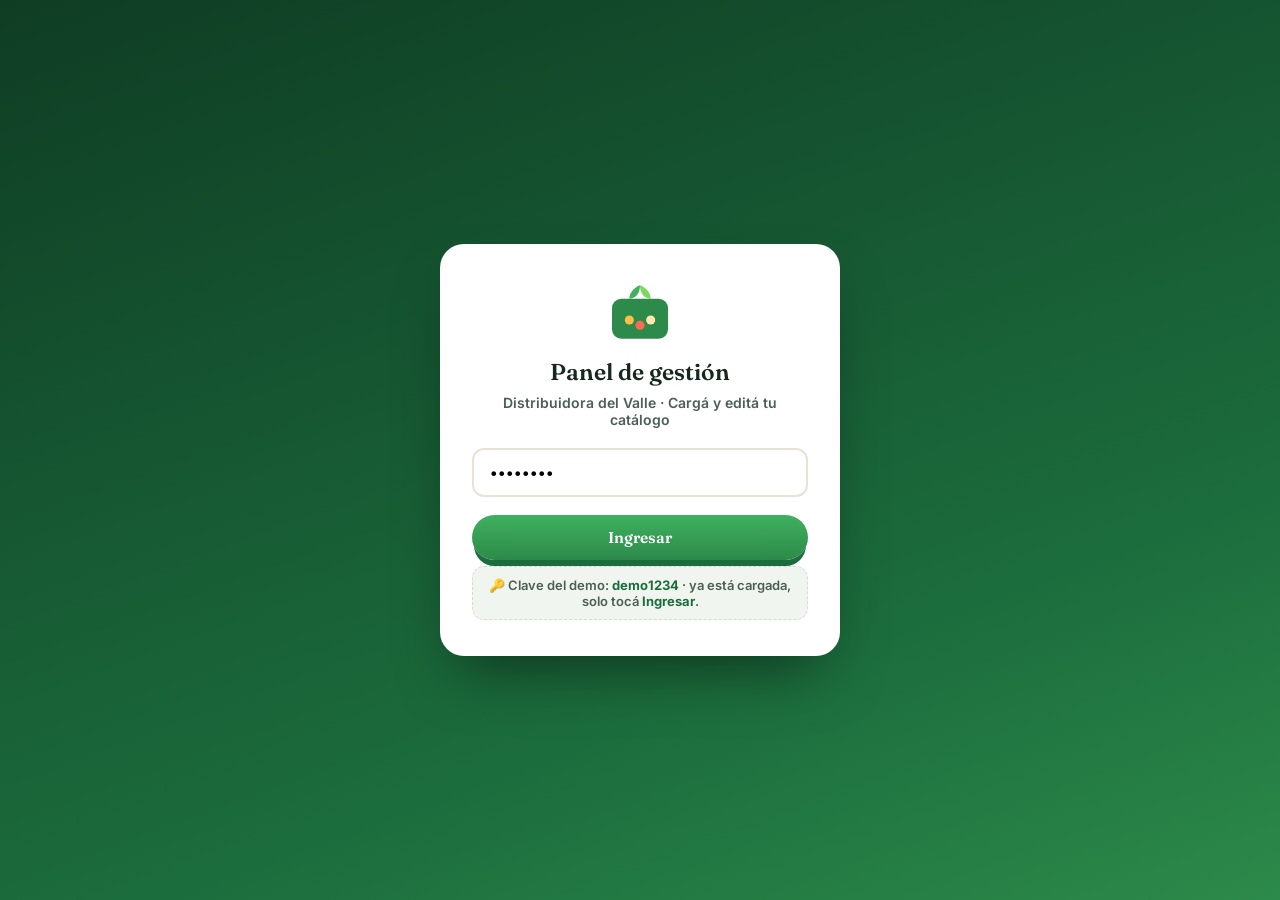
<file: admin.html>
<!DOCTYPE html>
<html lang="es">
<head>
<meta charset="UTF-8">
<meta name="viewport" content="width=device-width, initial-scale=1.0">
<title>Panel de gestión · Distribuidora del Valle</title>
<link rel="preconnect" href="https://fonts.googleapis.com">
<link rel="preconnect" href="https://fonts.gstatic.com" crossorigin>
<link href="https://fonts.googleapis.com/css2?family=Fraunces:opsz,wght@9..144,500;9..144,600;9..144,700&family=Inter:wght@400;500;600;700;800&display=swap" rel="stylesheet">
<link rel="stylesheet" href="tour.css?v=1">
<style>
:root{
  --green-900:#0f3d24;--green-700:#1c6d3d;--green-600:#2c8a4a;--green-500:#3fb15f;
  --amber:#f0a726;--amber-d:#d98a12;--tomato:#e2452f;
  --cream:#fbf7ee;--cream-2:#f4eee0;--ink:#16281d;--ink-soft:#4b5f52;--well:#f1f5ef;--line:#e7e2d4;
  --head:"Fraunces",Georgia,serif;--body:"Inter",system-ui,sans-serif;
  --shadow:0 18px 40px -22px rgba(15,40,25,.5);--shadow-sm:0 8px 22px -14px rgba(15,40,25,.4);
}
*{box-sizing:border-box}
body{margin:0;font-family:var(--body);color:var(--ink);background:var(--cream)}
img{max-width:100%;display:block}
button{font-family:inherit;cursor:pointer}
a{color:inherit;text-decoration:none}
h1,h2,h3{font-family:var(--head);margin:0;font-weight:600}
input,select{font-family:var(--body)}

/* login */
.login-wrap{min-height:100vh;display:grid;place-items:center;background:linear-gradient(160deg,var(--green-900),var(--green-700) 70%,#2c8a4a);padding:20px}
.login-card{background:#fff;border-radius:24px;padding:36px 32px;width:min(400px,100%);box-shadow:0 30px 60px -20px rgba(0,0,0,.5);text-align:center;display:flex;flex-direction:column;gap:6px}
.login-card .lg{width:64px;height:64px;margin:0 auto 8px}
.login-card h1{font-size:23px;color:var(--ink)}
.login-card p{color:var(--ink-soft);font-weight:600;font-size:14px;margin:2px 0 14px}
.login-card input{border:2px solid var(--line);border-radius:12px;padding:13px 16px;font-weight:600;font-size:15px;margin-bottom:12px;width:100%}
.login-card input:focus{outline:none;border-color:var(--green-500)}
.btn-main{background:linear-gradient(180deg,var(--green-500),var(--green-600));color:#fff;border:none;border-radius:999px;font-family:var(--head);font-weight:600;font-size:15.5px;padding:13px 20px;box-shadow:0 8px 0 -2px var(--green-700);transition:transform .15s}
.btn-main:hover{transform:translateY(-2px)}
.demo-hint{background:var(--well);border:1.5px dashed #cfe0d0;border-radius:12px;padding:10px 12px;font-size:13px;color:var(--ink-soft);font-weight:600}
.demo-hint b{color:var(--green-700)}
.err{color:var(--tomato);font-weight:700;font-size:13px;margin-top:4px}

.dash{max-width:1180px;margin:0 auto;padding:18px 18px 80px}
.dash-head{display:flex;align-items:center;justify-content:space-between;gap:16px;flex-wrap:wrap;background:linear-gradient(150deg,var(--green-900),var(--green-700));border-radius:22px;padding:16px 22px;margin-bottom:18px;box-shadow:var(--shadow)}
.dash-head .brand{display:flex;align-items:center;gap:12px}
.dash-head .brand .lg{width:46px;height:46px}
.dash-head .brand b{color:#fff;font-family:var(--head);font-size:18px;display:block}
.dash-head .brand span{color:#bcd9c6;font-size:12.5px;font-weight:600}
.dash-actions{display:flex;gap:10px;flex-wrap:wrap}
.ghost-btn{background:rgba(255,255,255,.14);color:#fff;border:1.5px solid rgba(255,255,255,.3);border-radius:999px;font-family:var(--head);font-weight:600;font-size:13.5px;padding:10px 15px;display:inline-flex;align-items:center;gap:6px;transition:background .15s}
.ghost-btn:hover{background:rgba(255,255,255,.26);color:#fff}
.ghost-btn.danger{background:rgba(255,90,70,.22);border-color:rgba(255,90,70,.4)}
.file-btn{position:relative;overflow:hidden}

.saved-banner{display:flex;align-items:center;gap:10px;background:#e9f7ee;border:1.5px solid #bfe3c8;color:#1f6c39;border-radius:16px;padding:12px 18px;margin-bottom:16px;font-weight:700;font-size:14px}
.dash-main{background:#fff;border-radius:22px;padding:22px;box-shadow:var(--shadow)}
.steps{display:grid;grid-template-columns:repeat(3,1fr);gap:12px;margin-bottom:20px}
.step{background:linear-gradient(180deg,#f4faf4,#eef7ee);border:1.5px solid #dcebdd;border-radius:16px;padding:16px;text-align:center}
.step .num{width:38px;height:38px;border-radius:50%;background:var(--green-600);color:#fff;font-family:var(--head);font-weight:700;font-size:18px;display:grid;place-items:center;margin:0 auto 10px}
.step b{display:block;font-family:var(--head);font-size:15px;color:var(--ink);margin-bottom:4px}
.step p{margin:0;font-size:13px;font-weight:600;color:var(--ink-soft);line-height:1.45}

.toolbar{display:flex;gap:10px;flex-wrap:wrap;margin-bottom:14px;align-items:center}
.toolbar input,.toolbar select{border:2px solid var(--line);border-radius:12px;padding:11px 14px;font-weight:600;font-size:14px;background:#fff}
.toolbar input[type=search]{flex:1;min-width:180px}
.bulk-lbl{background:var(--well);color:var(--ink);border:1.5px solid #dbe6db;border-radius:12px;padding:11px 15px;font-family:var(--head);font-weight:600;font-size:14px;display:inline-flex;align-items:center;gap:7px;transition:background .15s}
.bulk-lbl:hover{background:#e6efe6}
.toolbar .btn-main{margin-left:auto;padding:11px 18px;font-size:14.5px}
.admin-count{color:var(--ink-soft);font-weight:700;font-size:13px;margin-bottom:12px}

.ptable{border:1.5px solid var(--line);border-radius:16px;overflow:hidden}
.prow{display:grid;grid-template-columns:64px 1.6fr 140px 130px 120px 60px 44px;gap:12px;align-items:center;padding:12px 14px;border-bottom:1px solid var(--line)}
.prow:last-child{border-bottom:none}
.prow-head{background:var(--well);font-family:var(--head);font-weight:600;font-size:12px;color:var(--ink-soft);text-transform:uppercase;letter-spacing:.4px;padding:10px 14px}
.pfoto-wrap{display:flex;flex-direction:column;gap:4px;align-items:center}
.pfoto{width:52px;height:52px;border-radius:12px;background:var(--cream-2);position:relative;cursor:pointer;overflow:hidden;flex:none;display:grid;place-items:center}
.pfoto img{width:100%;height:100%;object-fit:cover}
.pfoto .em{font-size:28px}
.pfoto .edit-hint{position:absolute;inset:0;background:rgba(15,40,25,.6);color:#fff;font-size:8.5px;font-weight:700;display:flex;align-items:center;justify-content:center;text-align:center;opacity:0;transition:opacity .15s}
.pfoto:hover .edit-hint{opacity:1}
.emoji-in{width:52px;border:1.5px solid var(--line);border-radius:8px;text-align:center;font-size:15px;padding:3px;background:#fff}
.f-name{border:1.5px solid transparent;border-radius:10px;padding:8px 10px;font-weight:700;font-size:14.5px;background:transparent;width:100%;transition:border-color .15s,background .15s}
.f-name:hover,.f-name:focus{border-color:var(--line);background:var(--well);outline:none}
.f-cat,.f-unit{border:1.5px solid var(--line);border-radius:10px;padding:8px 10px;font-weight:600;font-size:13px;background:#fff;width:100%}
.price-input{display:flex;align-items:center;gap:4px;border:1.5px solid var(--line);border-radius:10px;padding:6px 10px;background:#fff}
.price-input span{color:var(--ink-soft);font-weight:700}
.price-input input{border:none;width:100%;font-weight:700;font-size:14px;outline:none}
.switch{position:relative;display:inline-block;width:44px;height:25px}
.switch input{opacity:0;width:0;height:0;position:absolute}
.switch .slider{position:absolute;inset:0;background:#d5ddd2;border-radius:999px;transition:.2s;cursor:pointer}
.switch .slider:before{content:'';position:absolute;width:19px;height:19px;left:3px;top:3px;background:#fff;border-radius:50%;transition:.2s;box-shadow:0 2px 4px rgba(0,0,0,.3)}
.switch input:checked+.slider{background:var(--green-500)}
.switch input:checked+.slider:before{transform:translateX(19px)}
.row-del{width:36px;height:36px;border-radius:10px;border:none;background:#fdecea;color:var(--tomato);display:grid;place-items:center;transition:background .15s}
.row-del:hover{background:#fbd9d5}
.row-del svg{width:18px;height:18px}
.admin-more{display:flex;justify-content:center;margin-top:16px}
.admin-more .ghost-btn{background:var(--well);color:var(--ink);border:1.5px solid #dbe6db}
.empty-state{padding:40px;text-align:center;color:var(--ink-soft);font-weight:600}

.settings-panel{background:#fff;border-radius:20px;padding:22px 24px;margin-bottom:18px;box-shadow:var(--shadow)}
.settings-panel h3{font-size:17px;margin-bottom:12px}
.settings-row{display:flex;gap:10px;flex-wrap:wrap;align-items:center}
.settings-row input{border:2px solid var(--line);border-radius:12px;padding:11px 14px;font-weight:600;min-width:160px}
.settings-panel hr{border:none;border-top:1.5px solid var(--line);margin:18px 0}
.settings-note{color:var(--ink-soft);font-size:12.5px;font-weight:600;margin-top:12px;line-height:1.5}
.settings-msg{font-weight:700;font-size:13px;margin-top:8px;min-height:16px}

.bulk-progress{position:fixed;inset:0;background:rgba(9,22,15,.55);display:none;align-items:center;justify-content:center;z-index:80}
.bulk-progress .box{background:#fff;border-radius:20px;padding:28px 34px;text-align:center;box-shadow:0 30px 60px -20px rgba(0,0,0,.5)}
.bulk-progress .spin{width:38px;height:38px;border:4px solid #e6efe6;border-top-color:var(--green-600);border-radius:50%;margin:0 auto 14px;animation:spin 1s linear infinite}
.bulk-progress b{font-family:var(--head);font-weight:600;font-size:16px;color:var(--ink)}
@keyframes spin{to{transform:rotate(360deg)}}
.save-flag{position:fixed;left:50%;bottom:26px;transform:translateX(-50%) translateY(20px);background:var(--green-900);color:#fff;font-family:var(--head);font-weight:600;font-size:13.5px;padding:10px 20px;border-radius:999px;opacity:0;transition:opacity .2s,transform .2s;pointer-events:none;z-index:50}
.save-flag.show{opacity:1;transform:translateX(-50%) translateY(0)}

@media(max-width:820px){
  .prow{grid-template-columns:56px 1fr;row-gap:10px}
  .prow-head{display:none}
  .prow .f-cat,.prow .f-unit,.prow .price-input,.prow .switch,.prow .row-del{grid-column:1/-1}
  .toolbar .btn-main{margin-left:0}
  .steps{grid-template-columns:1fr}
}
</style>
</head>
<body>

<!-- LOGIN -->
<div class="login-wrap" id="loginView">
  <form class="login-card" id="loginForm">
    <svg class="lg" viewBox="0 0 48 48" fill="none" aria-hidden="true"><rect x="3" y="14" width="42" height="30" rx="7" fill="#2c8a4a"/><path d="M24 4c-5 2-8 6-8 10 4 0 8-3 8-10Z" fill="#3fb15f"/><path d="M24 4c5 2 8 6 8 10-4 0-8-3-8-10Z" fill="#7bd85a"/><circle cx="16" cy="30" r="3.4" fill="#ffbe45"/><circle cx="24" cy="34" r="3.4" fill="#ff6a52"/><circle cx="32" cy="30" r="3.4" fill="#ffe6b3"/></svg>
    <h1>Panel de gestión</h1>
    <p>Distribuidora del Valle · Cargá y editá tu catálogo</p>
    <input type="password" id="passInput" placeholder="Clave de acceso" autocomplete="current-password">
    <button type="submit" class="btn-main">Ingresar</button>
    <div class="demo-hint">🔑 Clave del demo: <b>demo1234</b> · ya está cargada, solo tocá <b>Ingresar</b>.</div>
    <p class="err" id="loginErr" style="display:none">Clave incorrecta, probá de nuevo.</p>
  </form>
</div>

<!-- DASHBOARD -->
<div class="dash" id="dashView" style="display:none">
  <header class="dash-head">
    <div class="brand">
      <svg class="lg" viewBox="0 0 48 48" fill="none" aria-hidden="true"><rect x="3" y="14" width="42" height="30" rx="7" fill="#3fb15f"/><path d="M24 4c-5 2-8 6-8 10 4 0 8-3 8-10Z" fill="#7bd85a"/><path d="M24 4c5 2 8 6 8 10-4 0-8-3-8-10Z" fill="#a9e884"/><circle cx="16" cy="30" r="3.4" fill="#ffbe45"/><circle cx="24" cy="34" r="3.4" fill="#ff6a52"/><circle cx="32" cy="30" r="3.4" fill="#ffe6b3"/></svg>
      <div><b>Distribuidora del Valle</b><span>Panel de productos (demo)</span></div>
    </div>
    <div class="dash-actions">
      <a href="index.html" class="ghost-btn" id="viewShop" target="_blank">🛍️ Ver la tienda ↗</a>
      <button class="ghost-btn" id="settingsBtn" type="button">⚙ Ajustes</button>
      <button class="ghost-btn" id="tourBtn" type="button">❓ Tutorial</button>
      <button class="ghost-btn" id="logoutBtn" type="button">Salir</button>
    </div>
  </header>

  <div class="saved-banner">✅ <div>Todo lo que cargás o editás <b>se guarda solo</b> en este navegador y aparece al instante en la tienda. Es tu espacio de prueba: jugá tranquilo.</div></div>

  <div class="settings-panel" id="settingsPanel" style="display:none">
    <h3>Cambiar la clave de acceso</h3>
    <div class="settings-row">
      <input type="password" id="curPass" placeholder="Clave actual">
      <input type="password" id="newPass" placeholder="Clave nueva">
      <button class="btn-main" id="savePassBtn" type="button">Guardar clave</button>
    </div>
    <p class="settings-msg" id="passMsg"></p>
    <hr>
    <h3>Respaldo del catálogo</h3>
    <p class="settings-note" style="margin-top:0">Guardá una copia de tus productos (con fotos) o recuperá una copia anterior. Ideal para pasar el catálogo a otra computadora.</p>
    <div class="settings-row">
      <button class="ghost-btn" id="exportBtn" type="button" style="background:var(--well);color:var(--ink);border-color:#dbe6db">💾 Descargar catálogo (.json)</button>
      <label class="ghost-btn file-btn" style="background:var(--well);color:var(--ink);border-color:#dbe6db">📂 Subir catálogo<input type="file" id="importInput" accept="application/json" hidden></label>
      <button class="ghost-btn danger" id="resetBtn" type="button">↺ Volver al catálogo de ejemplo</button>
    </div>
  </div>

  <main class="dash-main">
    <div class="steps">
      <div class="step"><div class="num">1</div><b>Cargá productos</b><p>Tocá <b>“+ Producto”</b> para crear uno, o <b>“Cargar fotos”</b> para crear varios de una.</p></div>
      <div class="step"><div class="num">2</div><b>Completá los datos</b><p>Escribí nombre, elegí categoría, presentación (caja, pack…) y precio. Se guarda solo.</p></div>
      <div class="step"><div class="num">3</div><b>Mirá la tienda</b><p>Abrí <b>“Ver la tienda”</b>: los productos activos aparecen al instante para tus clientes.</p></div>
    </div>
    <div class="toolbar">
      <input type="search" id="searchInput" placeholder="Buscar producto…">
      <select id="catFilter"><option value="">Todas las categorías</option></select>
      <label class="bulk-lbl">🖼 Cargar fotos<input type="file" id="bulkInput" accept="image/*" multiple hidden></label>
      <button class="btn-main" id="addBtn" type="button">+ Producto</button>
    </div>
    <div class="admin-count" id="adminCount"></div>
    <div class="ptable">
      <div class="prow prow-head"><span>Ícono / Foto</span><span>Producto</span><span>Categoría</span><span>Presentación</span><span>Precio (ARS)</span><span>Activo</span><span></span></div>
      <div id="prows"></div>
    </div>
    <div class="admin-more" id="adminMore" style="display:none"><button class="ghost-btn" id="adminLoadMore" type="button">Ver más productos</button></div>
  </main>
  <div class="save-flag" id="saveFlag">Guardado ✓</div>
</div>

<datalist id="unitList"></datalist>
<div class="bulk-progress" id="bulkProgress"><div class="box"><div class="spin"></div><b id="bulkProgTxt">Procesando…</b></div></div>

<script src="config.js?v=1"></script>
<script src="products-data.js?v=1"></script>
<script src="store.js?v=1"></script>
<script src="tour.js?v=1"></script>
<script>
(function(){
  'use strict';
  var S=window.DVStore, CATS=window.DV_CATS||[], UNITS=window.DV_UNITS||[];
  var CMAP={}; CATS.forEach(function(c){CMAP[c.k]=c;});
  var DEFAULT_PASS='demo1234';
  var TRASH='<svg viewBox="0 0 24 24" fill="none" stroke="currentColor" stroke-width="2.2" stroke-linecap="round" stroke-linejoin="round"><path d="M4 7h16M9 7V4h6v3M6 7l1 13a2 2 0 0 0 2 2h6a2 2 0 0 0 2-2l1-13"/></svg>';
  var PAGE=40;
  var products=[], filtered=[], shown=0, orderSeq=1, saveTO;

  function esc(s){return String(s==null?'':s).replace(/&/g,'&amp;').replace(/</g,'&lt;').replace(/>/g,'&gt;').replace(/"/g,'&quot;');}
  function catLabel(k){return (CMAP[k]&&CMAP[k].label)||k;}
  function catEmoji(k){return (CMAP[k]&&CMAP[k].emoji)||'📦';}
  function flagSaved(){var f=document.getElementById('saveFlag');f.classList.add('show');clearTimeout(saveTO);saveTO=setTimeout(function(){f.classList.remove('show');},1500);}
  function pById(id){return products.find(function(p){return p.id===id;});}
  function uid(i){return 'p-'+Date.now().toString(36)+'-'+(i||0)+'-'+Math.random().toString(36).slice(2,6);}
  function putRec(rec){return S.putProduct(rec).then(function(){flagSaved();}).catch(function(e){alert('No se pudo guardar.\n\n'+(e&&e.message||e));});}
  function recomputeOrder(){orderSeq=1;products.forEach(function(p){if((p.order||0)>=orderSeq)orderSeq=(p.order||0)+1;});}

  // Rellenar selects
  document.getElementById('catFilter').innerHTML='<option value="">Todas las categorías</option>'+CATS.map(function(c){return '<option value="'+c.k+'">'+esc(c.label)+'</option>';}).join('');
  document.getElementById('unitList').innerHTML=UNITS.map(function(u){return '<option value="'+esc(u)+'">';}).join('');
  function catOptions(sel){return CATS.map(function(c){return '<option value="'+c.k+'"'+(c.k===sel?' selected':'')+'>'+esc(c.label)+'</option>';}).join('');}

  // Redimensionar imagen -> dataURI (para guardar liviano en el navegador)
  function resizeToDataURL(file,cb){
    var reader=new FileReader();
    reader.onload=function(e){
      var img=new Image();
      img.onload=function(){
        var maxDim=560, scale=Math.min(1,maxDim/Math.max(img.width,img.height));
        var cw=Math.max(1,Math.round(img.width*scale)), ch=Math.max(1,Math.round(img.height*scale));
        var cv=document.createElement('canvas');cv.width=cw;cv.height=ch;
        var ctx=cv.getContext('2d');ctx.imageSmoothingQuality='high';ctx.fillStyle='#fff';ctx.fillRect(0,0,cw,ch);ctx.drawImage(img,0,0,cw,ch);
        cb(cv.toDataURL('image/jpeg',0.62));
      };
      img.onerror=function(){cb('');};
      img.src=e.target.result;
    };
    reader.onerror=function(){cb('');};
    reader.readAsDataURL(file);
  }

  function tileHTML(p){
    var url=S.imgURL(p.img);
    if(url) return '<img src="'+url+'" alt="">';
    return '<span class="em">'+(p.emoji||catEmoji(p.cat))+'</span>';
  }

  function getFiltered(){
    var q=(document.getElementById('searchInput').value||'').toLowerCase();
    var cf=document.getElementById('catFilter').value;
    var list=products.filter(function(p){var mq=!q||(p.n||'').toLowerCase().indexOf(q)>-1;var mc=!cf||p.cat===cf;return mq&&mc;});
    list.sort(function(a,b){return (b.order||0)-(a.order||0);}); // más nuevos primero
    return list;
  }
  function rowHTML(p){
    return '<div class="prow" data-id="'+p.id+'">'+
      '<div class="pfoto-wrap">'+
        '<div class="pfoto" data-role="foto">'+tileHTML(p)+'<span class="edit-hint">Cambiar foto</span><input type="file" accept="image/*" hidden></div>'+
        '<input class="emoji-in" maxlength="3" value="'+esc(p.emoji||catEmoji(p.cat))+'" title="Ícono (emoji)">'+
      '</div>'+
      '<input type="text" class="f-name" value="'+esc(p.n||'')+'" placeholder="Nombre del producto">'+
      '<select class="f-cat">'+catOptions(p.cat||CATS[0].k)+'</select>'+
      '<input type="text" class="f-unit" list="unitList" value="'+esc(p.unit||'')+'" placeholder="Ej: Caja x 12">'+
      '<div class="price-input"><span>$</span><input type="number" class="f-price" value="'+(p.p||0)+'" min="0" step="50"></div>'+
      '<label class="switch"><input type="checkbox" class="f-active"'+(p.active!==false?' checked':'')+'><span class="slider"></span></label>'+
      '<button class="row-del" type="button" title="Eliminar">'+TRASH+'</button>'+
    '</div>';
  }
  function updateCount(){
    var c=document.getElementById('adminCount');
    if(filtered.length!==products.length) c.textContent=products.length+' productos · '+filtered.length+' con el filtro actual';
    else c.textContent=products.length+(products.length===1?' producto en total':' productos en total');
  }
  function render(reset){
    var host=document.getElementById('prows'), more=document.getElementById('adminMore');
    if(reset!==false){filtered=getFiltered();shown=0;host.innerHTML='';}
    if(filtered.length===0){host.innerHTML='<div class="empty-state">No hay productos que coincidan. Tocá “+ Producto” para crear uno.</div>';more.style.display='none';updateCount();return;}
    var slice=filtered.slice(shown,shown+PAGE), frag='';
    slice.forEach(function(p){frag+=rowHTML(p);});
    host.insertAdjacentHTML('beforeend',frag);
    shown+=slice.length;
    more.style.display=shown<filtered.length?'flex':'none';
    updateCount();
  }

  var prows=document.getElementById('prows');
  prows.addEventListener('click',function(e){
    var foto=e.target.closest('[data-role="foto"]');
    if(foto){foto.querySelector('input[type=file]').click();return;}
    var del=e.target.closest('.row-del');
    if(del){
      var row=del.closest('.prow'), p=pById(row.getAttribute('data-id'));
      if(p&&confirm('¿Eliminar "'+(p.n||'este producto')+'"?')){
        S.deleteProduct(p.id).then(function(){
          products=products.filter(function(x){return x.id!==p.id;});
          row.remove();flagSaved();
          filtered=filtered.filter(function(x){return x.id!==p.id;});updateCount();
        });
      }
    }
  });
  prows.addEventListener('change',function(e){
    var row=e.target.closest('.prow'); if(!row) return;
    var p=pById(row.getAttribute('data-id')); if(!p) return;
    if(e.target.matches('.f-name')){p.n=e.target.value;putRec(p);}
    else if(e.target.matches('.f-cat')){p.cat=e.target.value;putRec(p);var t=row.querySelector('.pfoto');if(t&&!S.imgURL(p.img)){t.querySelector('.em')&&(t.querySelector('.em').textContent=(p.emoji||catEmoji(p.cat)));}}
    else if(e.target.matches('.f-unit')){p.unit=e.target.value;putRec(p);}
    else if(e.target.matches('.f-price')){p.p=Number(e.target.value)||0;putRec(p);}
    else if(e.target.matches('.f-active')){p.active=e.target.checked;putRec(p);}
    else if(e.target.matches('.emoji-in')){p.emoji=(e.target.value||'📦').trim();putRec(p);var t=row.querySelector('.pfoto .em');if(t)t.textContent=p.emoji;}
    else if(e.target.matches('input[type=file]')){
      var file=e.target.files[0]; if(!file) return;
      resizeToDataURL(file,function(d){if(!d)return;p.img=d;putRec(p);var f=row.querySelector('.pfoto');if(f)f.innerHTML='<img src="'+d+'" alt=""><span class="edit-hint">Cambiar foto</span><input type="file" accept="image/*" hidden>';});
    }
  });

  document.getElementById('searchInput').addEventListener('input',function(){render(true);});
  document.getElementById('catFilter').addEventListener('change',function(){render(true);});
  document.getElementById('adminLoadMore').addEventListener('click',function(){render(false);});

  document.getElementById('addBtn').addEventListener('click',function(){
    var cat=document.getElementById('catFilter').value||CATS[0].k;
    var rec={id:uid(),n:'Producto nuevo',d:'',p:0,img:'',emoji:catEmoji(cat),cat:cat,unit:'Por unidad',active:true,order:orderSeq++};
    products.unshift(rec);
    putRec(rec).then(function(){render(true);var f=prows.querySelector('.f-name');if(f){f.focus();f.select();}});
  });

  // Carga masiva de fotos
  document.getElementById('bulkInput').addEventListener('change',function(e){
    var files=Array.prototype.slice.call(e.target.files||[]); e.target.value='';
    if(!files.length) return;
    var prog=document.getElementById('bulkProgress'), txt=document.getElementById('bulkProgTxt');
    var defCat=document.getElementById('catFilter').value||CATS[0].k;
    prog.style.display='flex';
    var recs=[], i=0;
    function next(){
      if(i>=files.length){
        txt.textContent='Guardando…';
        S.bulkAdd(recs).then(function(){return S.getProducts();}).then(function(list){
          products=list;recomputeOrder();prog.style.display='none';flagSaved();render(true);
        });
        return;
      }
      txt.textContent='Procesando '+(i+1)+' de '+files.length+'…';
      var f=files[i];
      if(!/^image\//.test(f.type||'')){i++;next();return;}
      resizeToDataURL(f,function(d){
        var name=(f.name||'').replace(/\.[^.]+$/,'').replace(/[_\-]+/g,' ').trim();
        recs.push({id:uid(i),n:name||'Producto',d:'',p:0,img:d||'',emoji:catEmoji(defCat),cat:defCat,unit:'Por unidad',active:true,order:orderSeq++});
        i++;next();
      });
    }
    next();
  });

  // Ajustes
  var sp=document.getElementById('settingsPanel');
  document.getElementById('settingsBtn').addEventListener('click',function(){sp.style.display=sp.style.display==='none'?'block':'none';});
  document.getElementById('savePassBtn').addEventListener('click',function(){
    var cur=document.getElementById('curPass').value, neu=document.getElementById('newPass').value;
    var stored=localStorage.getItem('dv_admin_pass')||DEFAULT_PASS, msg=document.getElementById('passMsg');
    if(cur!==stored){msg.style.color='var(--tomato)';msg.textContent='La clave actual no coincide.';return;}
    if(!neu||neu.length<4){msg.style.color='var(--tomato)';msg.textContent='La nueva clave debe tener al menos 4 caracteres.';return;}
    localStorage.setItem('dv_admin_pass',neu);msg.style.color='var(--green-700)';msg.textContent='Clave actualizada ✓';
    document.getElementById('curPass').value='';document.getElementById('newPass').value='';
  });
  document.getElementById('exportBtn').addEventListener('click',function(){
    S.exportData().then(function(arr){
      var blob=new Blob([JSON.stringify(arr,null,2)],{type:'application/json'});
      var a=document.createElement('a');a.href=URL.createObjectURL(blob);a.download='catalogo-distribuidora-del-valle.json';a.click();
    });
  });
  document.getElementById('importInput').addEventListener('change',function(e){
    var file=e.target.files[0]; if(!file) return;
    var r=new FileReader();
    r.onload=function(ev){
      try{
        var data=JSON.parse(ev.target.result);
        if(!Array.isArray(data)) throw 0;
        S.importData(data).then(function(list){products=list;recomputeOrder();flagSaved();render(true);alert('Catálogo importado ('+data.length+' productos).');});
      }catch(err){alert('No se pudo leer el archivo. Verificá que sea un respaldo válido (.json).');}
    };
    r.readAsText(file); e.target.value='';
  });
  document.getElementById('resetBtn').addEventListener('click',function(){
    if(confirm('Esto reemplaza TODOS los productos por el catálogo de ejemplo. ¿Continuar?')){
      S.resetProducts().then(function(list){products=list;recomputeOrder();flagSaved();render(true);});
    }
  });

  document.getElementById('logoutBtn').addEventListener('click',function(){sessionStorage.removeItem('dv_admin_ok');location.reload();});

  /* ---------- Tour del panel ---------- */
  function adminSteps(){
    return [
      {title:'Este es el panel de gestión 🛠️',badge:'Panel · demo',
       text:'Desde acá el comercio maneja su catálogo <b>sin tocar código</b>. Todo lo que cambies se guarda solo y aparece en la tienda al instante.'},
      {el:'#addBtn',placement:'left',pad:6,title:'Crear un producto',
       text:'Con <b>“+ Producto”</b> agregás una fila nueva y la completás. Probalo después del tutorial.'},
      {el:'.bulk-lbl',placement:'bottom',pad:6,title:'Cargar muchas fotos de una',
       text:'Con <b>“Cargar fotos”</b> elegís varias imágenes y se crea un producto por cada una. Ideal para armar el catálogo rápido.'},
      {el:function(){return document.querySelector('#prows .prow');},placement:'top',pad:8,title:'Editar cada producto',
       text:'En cada fila cambiás <b>ícono/foto, nombre, categoría, presentación y precio</b>. Se guarda al instante, sin botón de guardar.'},
      {el:function(){return document.querySelector('#prows .switch');},placement:'left',pad:8,title:'Mostrar u ocultar',
       text:'Este interruptor decide si el producto <b>se ve o no en la tienda</b>. Útil para pausar algo sin borrarlo.'},
      {el:'#viewShop',placement:'bottom',pad:6,title:'Ver el resultado',
       text:'Abrí <b>“Ver la tienda”</b> en otra pestaña: vas a ver tus cambios reflejados en vivo.'},
      {el:'#settingsBtn',placement:'bottom',pad:6,title:'Respaldo: subir y bajar',
       text:'En <b>Ajustes</b> podés <b>descargar</b> tu catálogo como archivo y volver a <b>subirlo</b> cuando quieras. También reiniciar al catálogo de ejemplo.'},
      {title:'¡Listo para jugar! 🎉',badge:'Probá vos',
       text:'Cargá un producto, cambiá un precio y mirá la tienda. Podés reabrir este tutorial con el botón <b>❓ Tutorial</b> de arriba.'}
    ];
  }
  document.getElementById('tourBtn').addEventListener('click',function(){DVTour.start(adminSteps(),{key:'dv_tour_admin'});});

  /* ---------- Login ---------- */
  function showDash(){
    document.getElementById('loginView').style.display='none';
    document.getElementById('dashView').style.display='block';
    S.ready().then(S.getProducts).then(function(list){
      products=list;recomputeOrder();render(true);
      if(!DVTour.startedOnce('dv_tour_admin')){setTimeout(function(){DVTour.start(adminSteps(),{key:'dv_tour_admin'});},700);}
    });
  }
  if(sessionStorage.getItem('dv_admin_ok')==='1'){showDash();}
  else{document.getElementById('passInput').value=DEFAULT_PASS;}
  document.getElementById('loginForm').addEventListener('submit',function(e){
    e.preventDefault();
    var val=document.getElementById('passInput').value;
    var stored=localStorage.getItem('dv_admin_pass')||DEFAULT_PASS;
    if(val===stored){sessionStorage.setItem('dv_admin_ok','1');showDash();}
    else{document.getElementById('loginErr').style.display='block';}
  });
})();
</script>
</body>
</html>
</file>
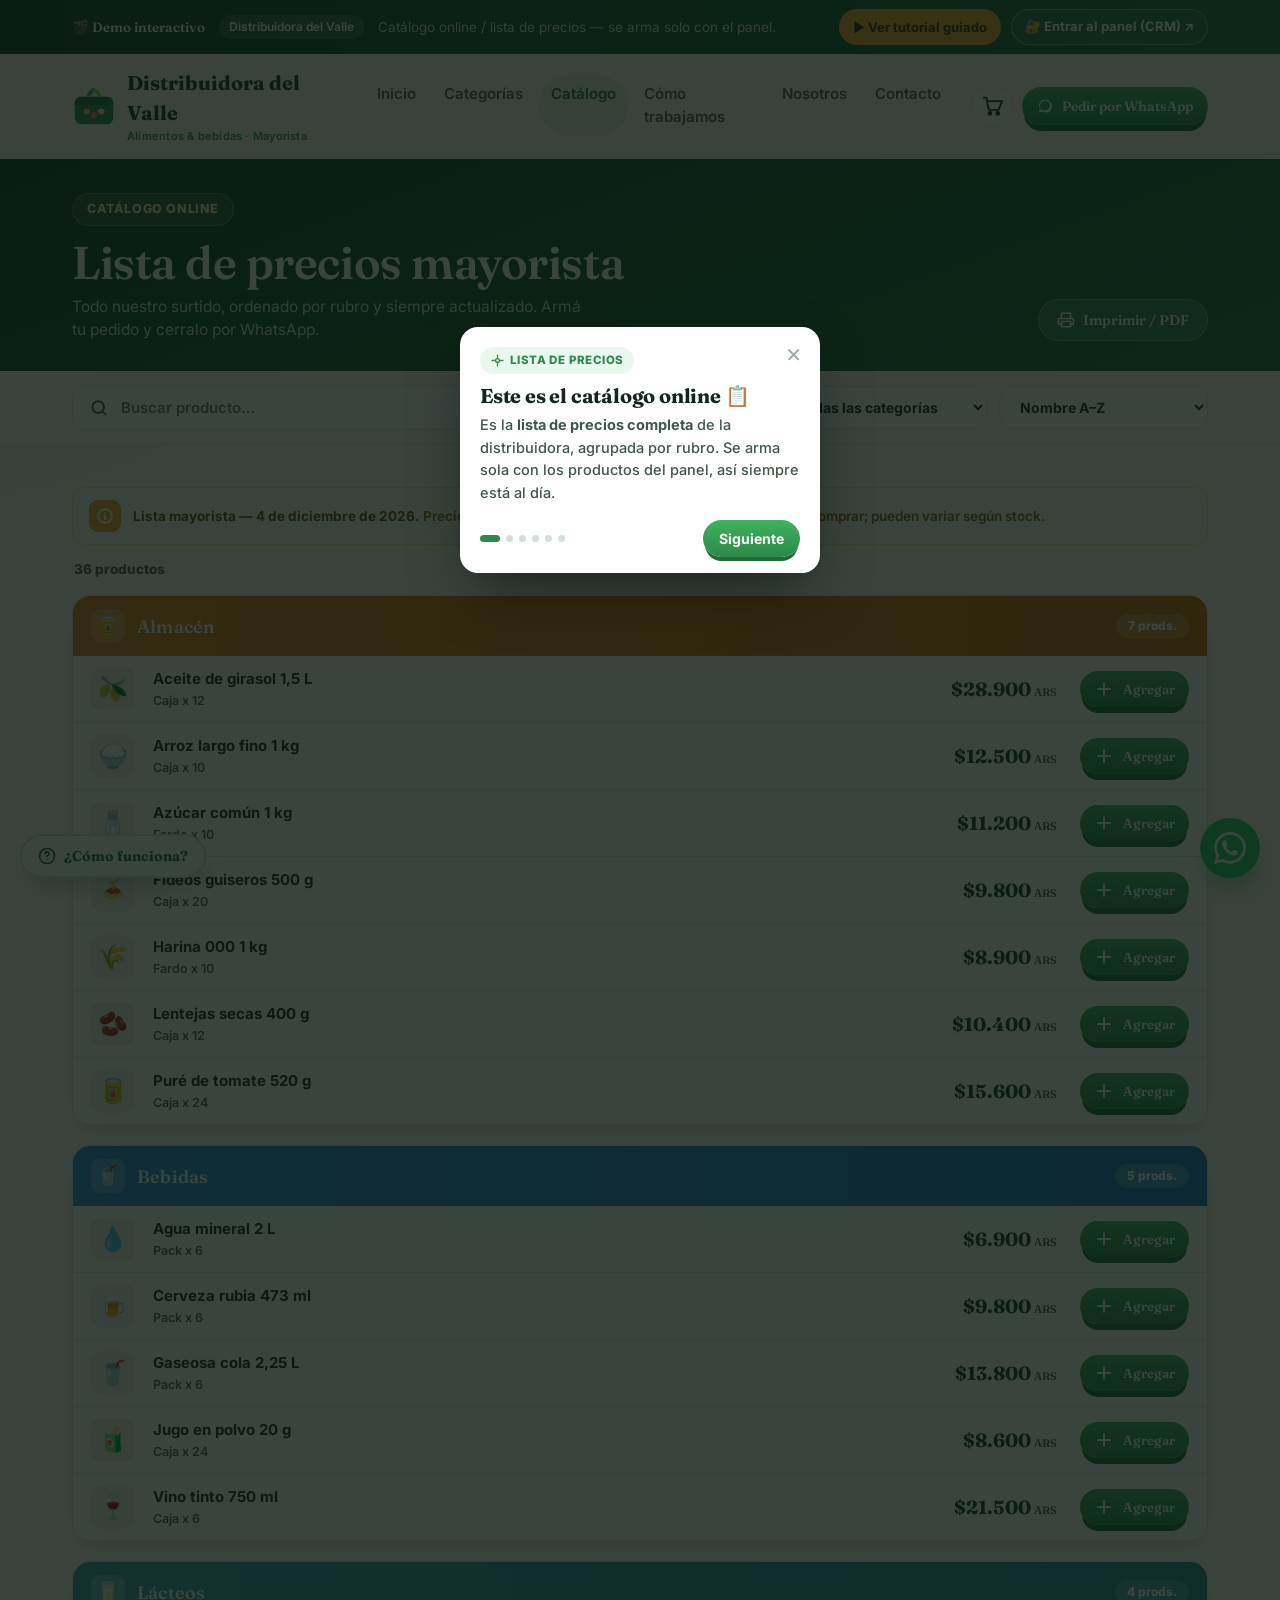
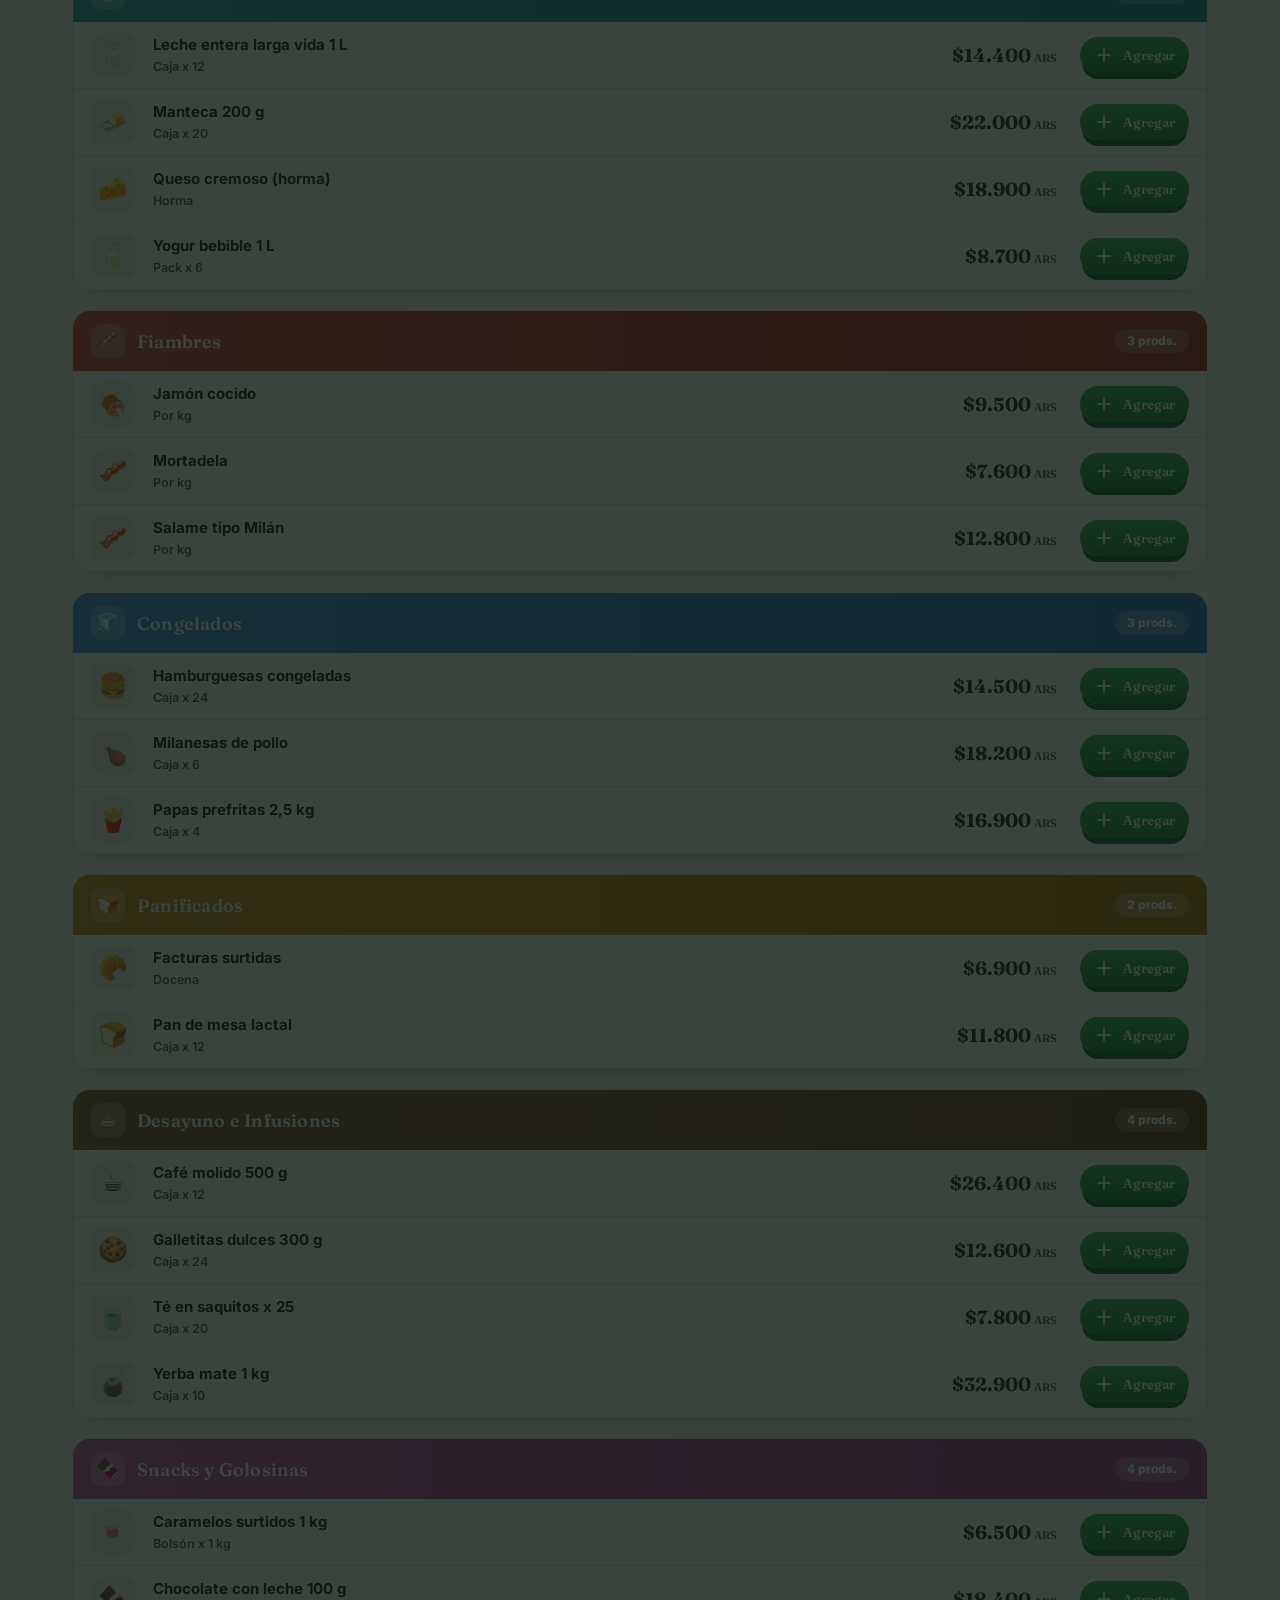
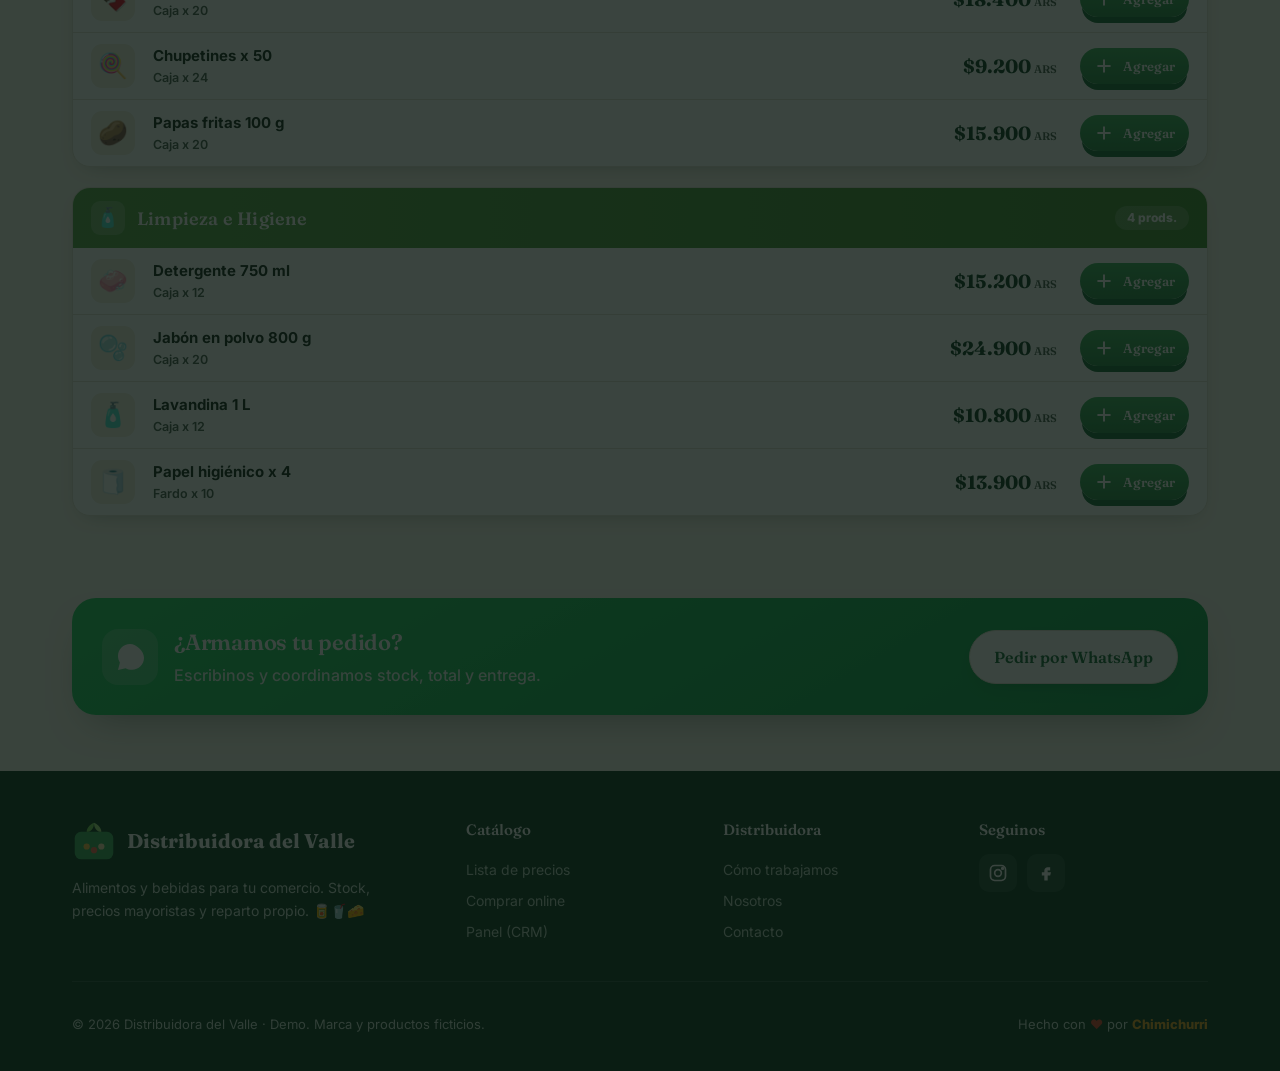
<file: catalogo.html>
<!DOCTYPE html>
<html lang="es">
<head>
<meta charset="UTF-8">
<meta name="viewport" content="width=device-width, initial-scale=1.0">
<title>Catálogo y lista de precios — Distribuidora del Valle</title>
<meta name="description" content="Lista de precios mayorista online. Demo por Chimichurri.">
<link rel="preconnect" href="https://fonts.googleapis.com">
<link rel="preconnect" href="https://fonts.gstatic.com" crossorigin>
<link href="https://fonts.googleapis.com/css2?family=Fraunces:opsz,wght@9..144,500;9..144,600;9..144,700&family=Inter:wght@400;500;600;700;800&display=swap" rel="stylesheet">
<link rel="stylesheet" href="styles.css?v=3">
<link rel="stylesheet" href="tour.css?v=1">
</head>
<body>

<!-- RIBBON DEMO -->
<div class="demobar">
  <div class="wrap">
    <b>🎬 Demo interactivo</b>
    <span class="chip">Distribuidora del Valle</span>
    <span style="opacity:.85">Catálogo online / lista de precios — se arma solo con el panel.</span>
    <div class="db-actions">
      <button type="button" class="db-tour" id="startTour">▶ Ver tutorial guiado</button>
      <a href="admin.html" id="panelLink">🔐 Entrar al panel (CRM) ↗</a>
    </div>
  </div>
</div>

<!-- HEADER -->
<header class="header" id="header">
  <nav class="nav">
    <a href="index.html" class="brand">
      <svg class="logo" viewBox="0 0 48 48" fill="none" xmlns="http://www.w3.org/2000/svg" aria-hidden="true">
        <rect x="3" y="14" width="42" height="30" rx="7" fill="#2c8a4a"/>
        <path d="M3 21c0-3.9 3.1-7 7-7h28c3.9 0 7 3.1 7 7v2H3v-2Z" fill="#1c6d3d"/>
        <path d="M24 4c-5 2-8 6-8 10 4 0 8-3 8-10Z" fill="#3fb15f"/>
        <path d="M24 4c5 2 8 6 8 10-4 0-8-3-8-10Z" fill="#7bd85a"/>
        <circle cx="16" cy="30" r="3.4" fill="#ffbe45"/><circle cx="24" cy="34" r="3.4" fill="#ff6a52"/><circle cx="32" cy="30" r="3.4" fill="#ffe6b3"/>
      </svg>
      <span>Distribuidora del Valle<small>Alimentos & bebidas · Mayorista</small></span>
    </a>
    <div class="menu">
      <a href="index.html#inicio">Inicio</a>
      <a href="index.html#categorias">Categorías</a>
      <a href="catalogo.html" class="active">Catálogo</a>
      <a href="index.html#servicios">Cómo trabajamos</a>
      <a href="index.html#nosotros">Nosotros</a>
      <a href="index.html#contacto">Contacto</a>
    </div>
    <div class="nav-tools">
      <button class="icon-btn" id="cartBtn" aria-label="Carrito">
        <svg viewBox="0 0 24 24" fill="none" stroke="currentColor" stroke-width="2.2" stroke-linecap="round" stroke-linejoin="round"><circle cx="9" cy="21" r="1.6"/><circle cx="18" cy="21" r="1.6"/><path d="M2 3h3l2.4 12.3a2 2 0 0 0 2 1.7h8.2a2 2 0 0 0 2-1.6L23 7H6"/></svg>
        <span class="cart-count" id="cartCount" style="display:none">0</span>
      </button>
      <a href="#" class="btn btn-green btn-sm js-wa" data-wa="¡Hola! Quiero hacer un pedido mayorista."><svg class="wa-ico" viewBox="0 0 32 32" fill="currentColor"><path d="M16 3C9.4 3 4 8.4 4 15c0 2.4.7 4.6 1.9 6.5L4 29l7.7-1.8c1.8 1 3.9 1.6 6.1 1.6h.2c6.6 0 12-5.4 12-12S22.6 3 16 3zm0 21.8c-1.9 0-3.7-.5-5.3-1.5l-.4-.2-4 .9.9-3.9-.3-.4A9.8 9.8 0 0 1 6.2 15C6.2 9.6 10.6 5.2 16 5.2S25.8 9.6 25.8 15 21.4 24.8 16 24.8z"/></svg>Pedir por WhatsApp</a>
      <button class="icon-btn hamb" id="hambBtn" aria-label="Menú">
        <svg viewBox="0 0 24 24" fill="none" stroke="currentColor" stroke-width="2.4" stroke-linecap="round"><path d="M4 7h16M4 12h16M4 17h16"/></svg>
      </button>
    </div>
  </nav>
</header>

<!-- Mobile drawer -->
<div class="drawer" id="drawer">
  <div class="scrim" data-close></div>
  <div class="panel">
    <button class="close" data-close aria-label="Cerrar"><svg viewBox="0 0 24 24" fill="none" stroke="currentColor" stroke-width="2.4" stroke-linecap="round"><path d="M6 6l12 12M18 6L6 18"/></svg></button>
    <a href="index.html#inicio" data-close>Inicio</a>
    <a href="index.html#categorias" data-close>Categorías</a>
    <a href="catalogo.html" data-close>Catálogo</a>
    <a href="index.html#servicios" data-close>Cómo trabajamos</a>
    <a href="index.html#nosotros" data-close>Nosotros</a>
    <a href="index.html#contacto" data-close>Contacto</a>
    <a href="admin.html" data-close>🔐 Panel (CRM)</a>
    <a href="#" class="btn btn-green js-wa" data-wa="¡Hola! Quiero hacer un pedido." style="margin-top:10px">Pedir por WhatsApp</a>
  </div>
</div>

<!-- Cart drawer -->
<div class="drawer cart-drawer" id="cartDrawer">
  <div class="scrim" data-close></div>
  <div class="panel">
    <div class="cart-head">
      <h3>Tu pedido</h3>
      <button class="close" data-close aria-label="Cerrar"><svg viewBox="0 0 24 24" fill="none" stroke="currentColor" stroke-width="2.4" stroke-linecap="round"><path d="M6 6l12 12M18 6L6 18"/></svg></button>
    </div>
    <div class="cart-items" id="cartItems"></div>
    <div class="cart-empty" id="cartEmpty">
      <div style="font-size:56px">🛒</div>
      <p>Tu pedido está vacío.<br>Sumá productos de la lista.</p>
    </div>
    <div class="cart-foot" id="cartFoot" style="display:none">
      <div class="cart-total"><span>Total</span><b id="cartTotal">$0</b></div>
      <button type="button" class="btn btn-green btn-lg" id="checkoutBtn">Enviar pedido por WhatsApp</button>
      <button type="button" class="cart-clear" id="clearCartBtn">Vaciar pedido</button>
      <p class="cart-note" id="minNote"></p>
    </div>
  </div>
</div>

<!-- HERO LISTA -->
<section class="lista-hero">
  <div class="wrap">
    <div>
      <span class="kicker">Catálogo online</span>
      <h1>Lista de precios mayorista</h1>
      <p>Todo nuestro surtido, ordenado por rubro y siempre actualizado. Armá tu pedido y cerralo por WhatsApp.</p>
    </div>
    <button class="print-btn" id="printBtn" type="button"><svg viewBox="0 0 24 24" width="18" height="18" fill="none" stroke="currentColor" stroke-width="2.2" stroke-linecap="round" stroke-linejoin="round"><path d="M6 9V3h12v6M6 18H4a2 2 0 0 1-2-2v-4a2 2 0 0 1 2-2h16a2 2 0 0 1 2 2v4a2 2 0 0 1-2 2h-2"/><rect x="6" y="14" width="12" height="7"/></svg>Imprimir / PDF</button>
  </div>
</section>

<!-- TOOLBAR STICKY -->
<div class="lista-toolbar">
  <div class="wrap">
    <label class="shop-search"><svg viewBox="0 0 24 24" fill="none" stroke="currentColor" stroke-width="2.4" stroke-linecap="round"><circle cx="11" cy="11" r="7"/><path d="m20 20-3.2-3.2"/></svg><input type="search" id="listaSearch" placeholder="Buscar producto…" autocomplete="off"></label>
    <select id="catSelect" aria-label="Categoría"></select>
    <select id="listaSort" aria-label="Ordenar">
      <option value="az">Nombre A–Z</option>
      <option value="price-asc">Precio: menor a mayor</option>
      <option value="price-desc">Precio: mayor a menor</option>
    </select>
  </div>
</div>

<section class="band tight" style="padding-top:22px">
  <div class="wrap">
    <div class="lista-banner">
      <span class="lb-ic"><svg viewBox="0 0 24 24" width="18" height="18" fill="none" stroke="#fff" stroke-width="2.4" stroke-linecap="round" stroke-linejoin="round"><circle cx="12" cy="12" r="9"/><path d="M12 8h.01M11 12h1v4h1"/></svg></span>
      <div><b>Lista mayorista — <span class="js-fecha"></span>.</b> Precios por bulto o unidad. Consultá disponibilidad antes de comprar; pueden variar según stock.</div>
    </div>
    <div class="lista-count" id="listaCount"></div>
    <div id="listaHost"></div>
  </div>
</section>

<!-- CTA WhatsApp -->
<section class="band tight" style="padding-top:0">
  <div class="wrap">
    <div class="contact-cta">
      <div class="lt"><span class="wa-big"><svg viewBox="0 0 32 32" fill="#fff"><path d="M16 3C9.4 3 4 8.4 4 15c0 2.4.7 4.6 1.9 6.5L4 29l7.7-1.8c1.8 1 3.9 1.6 6.1 1.6h.2c6.6 0 12-5.4 12-12S22.6 3 16 3z"/></svg></span><div><h3>¿Armamos tu pedido?</h3><p>Escribinos y coordinamos stock, total y entrega.</p></div></div>
      <a href="#" class="btn btn-white btn-lg js-wa" data-wa="¡Hola! Quiero hacer un pedido mayorista del catálogo.">Pedir por WhatsApp</a>
    </div>
  </div>
</section>

<!-- FOOTER -->
<footer class="footer">
  <div class="wrap">
    <div class="foot-grid">
      <div class="foot-brand">
        <a href="index.html" class="brand"><svg class="logo" viewBox="0 0 48 48" fill="none" aria-hidden="true"><rect x="3" y="14" width="42" height="30" rx="7" fill="#3fb15f"/><path d="M24 4c-5 2-8 6-8 10 4 0 8-3 8-10Z" fill="#7bd85a"/><path d="M24 4c5 2 8 6 8 10-4 0-8-3-8-10Z" fill="#a9e884"/><circle cx="16" cy="30" r="3.4" fill="#ffbe45"/><circle cx="24" cy="34" r="3.4" fill="#ff6a52"/><circle cx="32" cy="30" r="3.4" fill="#ffe6b3"/></svg><span style="color:#fff">Distribuidora del Valle</span></a>
        <p>Alimentos y bebidas para tu comercio. Stock, precios mayoristas y reparto propio. 🥫🥤🧀</p>
      </div>
      <div class="foot-col">
        <h5>Catálogo</h5>
        <a href="catalogo.html">Lista de precios</a><a href="index.html#productos">Comprar online</a><a href="admin.html">Panel (CRM)</a>
      </div>
      <div class="foot-col">
        <h5>Distribuidora</h5>
        <a href="index.html#servicios">Cómo trabajamos</a><a href="index.html#nosotros">Nosotros</a><a href="index.html#contacto">Contacto</a>
      </div>
      <div class="foot-col">
        <h5>Seguinos</h5>
        <div class="socials">
          <a href="#" aria-label="Instagram"><svg viewBox="0 0 24 24" fill="none" stroke="currentColor" stroke-width="2"><rect x="3" y="3" width="18" height="18" rx="5"/><circle cx="12" cy="12" r="4"/><circle cx="17.5" cy="6.5" r="1" fill="currentColor"/></svg></a>
          <a href="#" aria-label="Facebook"><svg viewBox="0 0 24 24" fill="currentColor"><path d="M14 9h3V5h-3c-2.2 0-4 1.8-4 4v2H7v4h3v6h4v-6h3l1-4h-4V9c0-.6.4-1 1-1Z"/></svg></a>
        </div>
      </div>
    </div>
    <div class="foot-bottom">
      <p>© 2026 Distribuidora del Valle · Demo. Marca y productos ficticios.</p>
      <p class="made-by">Hecho con <span class="heart">♥</span> por <a href="https://www.chimichurridiseno.com" target="_blank" rel="noopener">Chimichurri</a></p>
    </div>
  </div>
</footer>

<a href="#" class="fab js-wa" data-wa="¡Hola! Quiero hacer un pedido mayorista." aria-label="WhatsApp"><svg viewBox="0 0 24 24" fill="currentColor"><path d="M17.472 14.382c-.297-.149-1.758-.867-2.03-.967-.273-.099-.471-.148-.67.15-.197.297-.767.966-.94 1.164-.173.199-.347.223-.644.075-.297-.15-1.255-.463-2.39-1.475-.883-.788-1.48-1.761-1.653-2.059-.173-.297-.018-.458.13-.606.134-.133.298-.347.446-.52.149-.174.198-.298.298-.497.099-.198.05-.371-.025-.52-.075-.149-.669-1.612-.916-2.207-.242-.579-.487-.5-.669-.51l-.57-.01c-.198 0-.52.074-.792.372-.272.297-1.04 1.016-1.04 2.479 0 1.462 1.065 2.875 1.213 3.074.149.198 2.096 3.2 5.077 4.487.71.306 1.263.489 1.694.625.712.227 1.36.195 1.872.118.571-.085 1.758-.719 2.006-1.413.248-.694.248-1.29.173-1.414-.074-.124-.272-.198-.57-.347m-5.421 7.403h-.004a9.87 9.87 0 01-5.031-1.378l-.361-.214-3.741.982.998-3.648-.235-.374a9.86 9.86 0 01-1.51-5.26c.001-5.45 4.436-9.884 9.888-9.884 2.64 0 5.122 1.03 6.988 2.898a9.825 9.825 0 012.893 6.994c-.003 5.45-4.437 9.884-9.885 9.884m8.413-18.297A11.815 11.815 0 0012.05 0C5.495 0 .16 5.335.157 11.892c0 2.096.547 4.142 1.588 5.945L.057 24l6.305-1.654a11.882 11.882 0 005.683 1.448h.005c6.554 0 11.89-5.335 11.893-11.893a11.821 11.821 0 00-3.48-8.413z"/></svg></a>

<div class="toast" id="toast"><span class="tk"><svg viewBox="0 0 24 24" width="16" height="16" fill="none" stroke="#fff" stroke-width="2.6" stroke-linecap="round" stroke-linejoin="round"><path d="M20 7 9 18l-5-5"/></svg></span><b id="toastMsg">Agregado al pedido</b></div>

<script src="config.js?v=1"></script>
<script src="products-data.js?v=1"></script>
<script src="store.js?v=1"></script>
<script src="tour.js?v=1"></script>
<script src="catalog.js?v=1"></script>
</body>
</html>
</file>
<file: styles.css>
/* ===========================================================================
   Distribuidora del Valle — DEMO · Estilos de la tienda
   Paleta: verde fresco + ámbar cálido + crema. Tipos: Fraunces / Inter.
   =========================================================================== */
:root{
  --green-900:#0f3d24; --green-700:#1c6d3d; --green-600:#2c8a4a; --green-500:#3fb15f;
  --amber:#f0a726; --amber-d:#d98a12; --tomato:#e2452f; --berry:#c2569b;
  --cream:#fbf7ee; --cream-2:#f4eee0; --card:#ffffff;
  --ink:#16281d; --ink-soft:#4b5f52; --line:#e7e2d4;
  --head:"Fraunces",Georgia,"Times New Roman",serif;
  --body:"Inter",system-ui,-apple-system,Segoe UI,Roboto,sans-serif;
  --shadow:0 18px 40px -22px rgba(15,40,25,.5);
  --shadow-sm:0 8px 22px -14px rgba(15,40,25,.45);
  --wrap:1180px;
}
*{box-sizing:border-box}
html{scroll-behavior:smooth}
body{
  margin:0; font-family:var(--body); color:var(--ink); background:var(--cream);
  overflow-x:hidden; line-height:1.5;
  background-image:
    radial-gradient(900px 500px at 88% -8%, rgba(240,167,38,.16), transparent 60%),
    radial-gradient(760px 480px at -6% 6%, rgba(44,138,74,.14), transparent 60%);
  background-repeat:no-repeat;
}
img{max-width:100%;display:block}
a{color:inherit;text-decoration:none}
button{font-family:inherit;cursor:pointer}
h1,h2,h3,h4{font-family:var(--head);margin:0;font-weight:600;letter-spacing:-.01em}
.wrap{max-width:var(--wrap);margin:0 auto;padding:0 22px}

/* ---------- botones ---------- */
.btn{
  display:inline-flex;align-items:center;justify-content:center;gap:9px;
  border:none;border-radius:999px;font-family:var(--head);font-weight:600;font-size:15px;
  padding:12px 20px;transition:transform .14s,box-shadow .15s,background .15s;white-space:nowrap;
}
.btn svg{width:20px;height:20px}
.btn:active{transform:translateY(1px)}
.btn-green{background:linear-gradient(180deg,var(--green-500),var(--green-600));color:#fff;box-shadow:0 8px 0 -2px var(--green-700)}
.btn-green:hover{transform:translateY(-2px);box-shadow:0 10px 0 -2px var(--green-700);color:#fff}
.btn-amber{background:linear-gradient(180deg,#ffbe45,var(--amber));color:#3a2600;box-shadow:0 8px 0 -2px var(--amber-d)}
.btn-amber:hover{transform:translateY(-2px)}
.btn-white{background:#fff;color:var(--green-700);box-shadow:var(--shadow-sm);border:1.5px solid var(--line)}
.btn-white:hover{transform:translateY(-2px);color:var(--green-700)}
.btn-sm{padding:9px 15px;font-size:13.5px}
.btn-sm svg{width:16px;height:16px}
.btn-lg{padding:14px 24px;font-size:16px}
.wa-ico{width:20px;height:20px}

/* ---------- ribbon demo ---------- */
.demobar{
  background:linear-gradient(90deg,var(--green-900),var(--green-700));color:#fff;
  font-size:13.5px;position:relative;z-index:60;
}
.demobar .wrap{display:flex;align-items:center;gap:14px;flex-wrap:wrap;padding-top:9px;padding-bottom:9px}
.demobar b{font-family:var(--head);font-weight:600}
.demobar .chip{background:rgba(255,255,255,.15);border-radius:999px;padding:3px 10px;font-weight:600;font-size:12px}
.demobar .db-actions{margin-left:auto;display:flex;gap:10px;flex-wrap:wrap}
.demobar a,.demobar button{
  color:#fff;font-weight:700;font-size:13px;border-radius:999px;padding:7px 13px;
  border:1.5px solid rgba(255,255,255,.35);background:rgba(255,255,255,.08);display:inline-flex;align-items:center;gap:6px;transition:background .15s
}
.demobar a:hover,.demobar button:hover{background:rgba(255,255,255,.2);color:#fff}
.demobar .db-tour{background:var(--amber);color:#3a2600;border-color:transparent}
.demobar .db-tour:hover{background:#ffc44d;color:#3a2600}

/* ---------- header ---------- */
.header{position:sticky;top:0;z-index:50;transition:padding .2s,background .2s,box-shadow .2s;padding:14px 0;background:#fbf7ee;border-bottom:1px solid rgba(231,226,212,.6)}
.header.shrink{padding:8px 0;box-shadow:0 8px 24px -18px rgba(15,40,25,.55);background:#fbf7ee}
.nav{max-width:var(--wrap);margin:0 auto;padding:0 22px;display:flex;align-items:center;gap:18px}
.brand{display:flex;align-items:center;gap:11px;font-family:var(--head);font-weight:700;font-size:20px;color:var(--green-900)}
.brand .logo{width:44px;height:44px;flex:none}
.brand small{display:block;font-family:var(--body);font-weight:600;font-size:11px;color:var(--green-600);letter-spacing:.02em}
.menu{display:flex;gap:4px;margin:0 auto}
.menu a{font-weight:600;font-size:15px;color:var(--ink-soft);padding:8px 12px;border-radius:999px;transition:background .15s,color .15s}
.menu a:hover{color:var(--green-700);background:rgba(44,138,74,.08)}
.menu a.active{color:var(--green-700);background:rgba(44,138,74,.12)}
.nav-tools{display:flex;align-items:center;gap:9px}
.icon-btn{position:relative;width:42px;height:42px;border-radius:50%;border:1.5px solid var(--line);background:#fff;color:var(--ink);display:grid;place-items:center;transition:background .15s,color .15s,transform .12s}
.icon-btn:hover{background:var(--green-600);color:#fff;border-color:transparent}
.icon-btn svg{width:21px;height:21px}
.cart-count{position:absolute;top:-5px;right:-5px;min-width:20px;height:20px;padding:0 5px;border-radius:999px;background:var(--tomato);color:#fff;font-family:var(--body);font-weight:800;font-size:11.5px;display:grid;place-items:center;box-shadow:0 2px 6px rgba(226,69,47,.5)}
.hamb{display:none}

/* ---------- drawers ---------- */
.drawer{position:fixed;inset:0;z-index:80;visibility:hidden;pointer-events:none}
.drawer.open{visibility:visible;pointer-events:auto}
.drawer .scrim{position:absolute;inset:0;background:rgba(9,22,15,.5);opacity:0;transition:opacity .25s}
.drawer.open .scrim{opacity:1}
.drawer .panel{position:absolute;top:0;right:0;height:100%;width:min(360px,86vw);background:var(--cream);box-shadow:-20px 0 50px -20px rgba(0,0,0,.4);transform:translateX(100%);transition:transform .28s cubic-bezier(.4,.9,.3,1);padding:24px 22px;display:flex;flex-direction:column;gap:8px;overflow:auto}
.drawer.open .panel{transform:none}
.drawer .panel>a{font-family:var(--head);font-weight:600;font-size:18px;padding:12px 8px;border-bottom:1px solid var(--line);color:var(--ink)}
.drawer .close{align-self:flex-end;width:40px;height:40px;border-radius:50%;border:none;background:#fff;box-shadow:var(--shadow-sm);display:grid;place-items:center;margin-bottom:8px}
.drawer .close svg{width:20px;height:20px}

/* Carrito */
.cart-drawer .cart-head{display:flex;align-items:center;justify-content:space-between;margin-bottom:8px}
.cart-drawer .cart-head h3{font-size:22px;color:var(--green-900)}
.cart-items{display:flex;flex-direction:column;gap:12px;flex:1;overflow:auto;padding:6px 2px}
.cart-item{display:grid;grid-template-columns:56px 1fr auto;gap:12px;align-items:center;background:#fff;border:1px solid var(--line);border-radius:14px;padding:10px}
.cart-item img{width:56px;height:56px;border-radius:10px;object-fit:cover;background:var(--cream-2)}
.cart-item .ci-emoji{width:56px;height:56px;border-radius:10px;display:grid;place-items:center;font-size:28px;background:var(--cream-2)}
.ci-info b{display:block;font-family:var(--body);font-weight:700;font-size:14px;line-height:1.2}
.ci-info span{font-size:12px;color:var(--ink-soft)}
.ci-sub{font-family:var(--body);font-weight:800;font-size:14px;white-space:nowrap}
.qty-stepper{display:inline-flex;align-items:center;gap:0;border:1.5px solid var(--line);border-radius:999px;overflow:hidden;margin-top:6px}
.qty-stepper button{width:30px;height:28px;border:none;background:#fff;font-size:18px;font-weight:700;color:var(--green-700);display:grid;place-items:center}
.qty-stepper button:hover{background:var(--green-600);color:#fff}
.qty-stepper span{min-width:26px;text-align:center;font-weight:800;font-size:14px}
.qty-stepper.sm button{width:26px;height:24px;font-size:15px}
.cart-empty{flex:1;display:flex;flex-direction:column;align-items:center;justify-content:center;gap:14px;color:var(--ink-soft);text-align:center}
.cart-foot{display:flex;flex-direction:column;gap:10px;border-top:1px solid var(--line);padding-top:14px;margin-top:8px}
.cart-total{display:flex;justify-content:space-between;align-items:baseline;font-family:var(--head)}
.cart-total b{font-size:26px;color:var(--green-900)}
.cart-clear{background:none;border:none;color:var(--tomato);font-weight:700;font-size:13px;padding:4px}
.cart-note{font-size:12px;color:var(--ink-soft);text-align:center}

/* ---------- hero ---------- */
.hero{padding:40px 0 20px;position:relative}
.hero-grid{display:grid;grid-template-columns:1.15fr .85fr;gap:30px;align-items:center}
.eyebrow{display:inline-flex;align-items:center;gap:8px;background:#fff;border:1.5px solid var(--line);border-radius:999px;padding:7px 14px;font-weight:700;font-size:13px;color:var(--green-700);box-shadow:var(--shadow-sm)}
.eyebrow .dot{width:20px;height:20px;border-radius:50%;background:var(--amber);display:grid;place-items:center;color:#fff;font-size:12px}
.hero h1{font-size:clamp(34px,5.4vw,60px);line-height:1.02;margin:18px 0 0;color:var(--green-900)}
.hero h1 .amber{color:var(--amber-d)}
.hero h1 .tomato{color:var(--tomato)}
.hero .sub{font-size:clamp(16px,2vw,19px);color:var(--ink-soft);max-width:520px;margin:18px 0 0}
.hero .sub b{color:var(--ink)}
.hero-cta{display:flex;gap:12px;flex-wrap:wrap;margin-top:24px}
.benefits{display:flex;gap:22px;flex-wrap:wrap;margin-top:28px}
.benefit{display:flex;align-items:center;gap:10px;font-weight:700;font-size:14px;color:var(--ink)}
.benefit .bi{width:40px;height:40px;border-radius:12px;background:#fff;border:1.5px solid var(--line);display:grid;place-items:center;color:var(--green-600);box-shadow:var(--shadow-sm)}
.benefit .bi svg{width:22px;height:22px}
.hero-art{position:relative;display:grid;place-items:center;min-height:320px}
.hero-plate{width:min(420px,92%);aspect-ratio:1;border-radius:32px;background:
  radial-gradient(120% 120% at 30% 20%, #ffffff, #f0e9d7);
  border:1.5px solid var(--line);box-shadow:var(--shadow);position:relative;overflow:hidden}
.hero-plate .ring{position:absolute;inset:0;background:conic-gradient(from 210deg,rgba(44,138,74,.10),rgba(240,167,38,.12),rgba(226,69,47,.08),rgba(44,138,74,.10))}
.hero-plate .em{position:absolute;font-size:56px;filter:drop-shadow(0 10px 14px rgba(15,40,25,.18));animation:floaty 6s ease-in-out infinite}
.hero-plate .em:nth-child(2){animation-delay:-1.2s}
.hero-plate .em:nth-child(3){animation-delay:-2.4s}
.hero-plate .em:nth-child(4){animation-delay:-3.6s}
.hero-plate .em:nth-child(5){animation-delay:-4.8s}
@keyframes floaty{0%,100%{transform:translateY(0) rotate(-3deg)}50%{transform:translateY(-14px) rotate(3deg)}}
.hero-badge{position:absolute;background:#fff;border:1.5px solid var(--line);border-radius:16px;padding:10px 14px;box-shadow:var(--shadow);display:flex;align-items:center;gap:9px;font-weight:800;font-size:13px}
.hero-badge .hb-ic{width:34px;height:34px;border-radius:10px;display:grid;place-items:center;font-size:18px}
.hero-badge span{font-family:var(--body);font-weight:600;font-size:11.5px;color:var(--ink-soft);display:block}
.hb1{bottom:16px;left:-6px}
.hb2{top:20px;right:-8px}

/* ---------- quick cards ---------- */
.quick{display:grid;grid-template-columns:repeat(4,1fr);gap:16px;margin-top:40px}
.qcard{position:relative;border-radius:20px;padding:20px;overflow:hidden;color:#fff;min-height:150px;display:flex;flex-direction:column;box-shadow:var(--shadow);transition:transform .18s}
.qcard:hover{transform:translateY(-4px);color:#fff}
.qcard h3{font-size:20px;line-height:1.05}
.qcard p{font-size:13px;margin:6px 0 0;opacity:.92;font-weight:500}
.qcard .em{position:absolute;right:10px;bottom:6px;font-size:58px;opacity:.9;filter:drop-shadow(0 6px 10px rgba(0,0,0,.25))}
.qcard .go{margin-top:auto;width:34px;height:34px;border-radius:50%;background:rgba(255,255,255,.25);display:grid;place-items:center;z-index:2}
.qcard .go svg{width:18px;height:18px}
.q-green{background:linear-gradient(150deg,#2c8a4a,#1c6d3d)}
.q-amber{background:linear-gradient(150deg,#f0a726,#d98a12)}
.q-cyan{background:linear-gradient(150deg,#3aa1a8,#2b7f85)}
.q-berry{background:linear-gradient(150deg,#c2569b,#9c3f7c)}

/* ---------- secciones ---------- */
.band{padding:56px 0;position:relative}
.band.tight{padding:36px 0}
.section-head{text-align:center;max-width:640px;margin:0 auto 34px}
.kicker{display:inline-block;font-size:12.5px;font-weight:800;letter-spacing:.6px;text-transform:uppercase;color:var(--green-600);background:#fff;border:1.5px solid var(--line);padding:6px 14px;border-radius:999px}
.section-head h2{font-size:clamp(28px,4vw,44px);color:var(--green-900);margin:16px 0 0;line-height:1.05}
.section-head p{color:var(--ink-soft);font-size:16px;margin:12px 0 0}
.section-head p b{color:var(--ink)}

/* Tabs categorías */
.tabs{display:flex;gap:10px;flex-wrap:wrap;justify-content:center;margin-bottom:26px}
.tab{display:inline-flex;align-items:center;gap:8px;background:#fff;border:1.5px solid var(--line);border-radius:999px;padding:9px 16px;font-family:var(--head);font-weight:600;font-size:14px;color:var(--ink-soft);transition:all .15s}
.tab .em{font-size:16px}
.tab:hover{border-color:var(--green-500);color:var(--green-700)}
.tab.active{background:var(--green-600);color:#fff;border-color:transparent;box-shadow:0 8px 0 -3px var(--green-700)}
.cat-grid{display:grid;grid-template-columns:repeat(3,1fr);gap:18px}
.catcard{position:relative;background:#fff;border:1.5px solid var(--line);border-radius:20px;padding:22px;display:flex;gap:16px;align-items:center;overflow:hidden;box-shadow:var(--shadow-sm);transition:transform .18s,box-shadow .18s}
.catcard:hover{transform:translateY(-4px);box-shadow:var(--shadow)}
.catcard .ct-em{width:70px;height:70px;flex:none;border-radius:18px;display:grid;place-items:center;font-size:38px;color:#fff}
.catcard h3{font-size:20px;color:var(--green-900)}
.catcard p{font-size:13.5px;color:var(--ink-soft);margin:5px 0 12px;font-weight:500}
.catcard .cbar{position:absolute;left:0;top:0;bottom:0;width:6px}

/* ---------- shop ---------- */
.shop-bar{display:flex;gap:12px;flex-wrap:wrap;margin-bottom:14px}
.shop-search{flex:1;min-width:220px;display:flex;align-items:center;gap:10px;background:#fff;border:1.5px solid var(--line);border-radius:14px;padding:11px 16px;color:var(--ink-soft)}
.shop-search svg{width:20px;height:20px;flex:none}
.shop-search input{border:none;outline:none;background:none;width:100%;font-family:var(--body);font-size:15px;font-weight:600;color:var(--ink)}
#shopSort{border:1.5px solid var(--line);border-radius:14px;padding:11px 16px;font-family:var(--body);font-weight:700;font-size:14px;background:#fff;color:var(--ink)}
.shop-cats{display:flex;gap:8px;flex-wrap:wrap;margin-bottom:14px}
.scat{background:#fff;border:1.5px solid var(--line);border-radius:999px;padding:8px 15px;font-weight:700;font-size:13.5px;color:var(--ink-soft);transition:all .15s}
.scat:hover{border-color:var(--green-500);color:var(--green-700)}
.scat.active{background:var(--green-900);color:#fff;border-color:transparent}
.shop-count{font-weight:700;font-size:13.5px;color:var(--ink-soft);margin-bottom:14px}
.prod-grid{display:grid;grid-template-columns:repeat(4,1fr);gap:18px}
.pcard{background:#fff;border:1.5px solid var(--line);border-radius:18px;padding:14px;display:flex;flex-direction:column;box-shadow:var(--shadow-sm);transition:transform .18s,box-shadow .18s}
.pcard:hover{transform:translateY(-4px);box-shadow:var(--shadow)}
.pcard .well{border-radius:14px;aspect-ratio:1;display:grid;place-items:center;overflow:hidden;margin-bottom:12px;background:var(--cream-2);position:relative}
.pcard .well img{width:100%;height:100%;object-fit:cover}
.pcard .well .emoji{font-size:64px;filter:drop-shadow(0 8px 12px rgba(15,40,25,.16))}
.pcard .unit{position:absolute;top:8px;left:8px;background:rgba(255,255,255,.92);border-radius:999px;padding:3px 10px;font-size:11px;font-weight:800;color:var(--green-700);box-shadow:var(--shadow-sm)}
.pcard h3{font-family:var(--head);font-size:16.5px;color:var(--ink);line-height:1.15}
.pcard .desc{font-size:12.5px;color:var(--ink-soft);margin:5px 0 10px;min-height:32px;font-weight:500}
.pcard .price{font-family:var(--head);font-weight:700;font-size:23px;color:var(--green-900);margin-top:auto}
.pcard .price small{font-size:12px;color:var(--ink-soft);font-weight:600;margin-left:4px}
.pcard-actions{margin-top:12px}
.pcard-actions .add-btn{width:100%}
.pcard-actions .qty-stepper{display:flex;width:100%;justify-content:space-between}
.pcard-actions .qty-stepper button{width:44px;height:38px;font-size:20px}
.pcard-actions .qty-stepper span{flex:1}
.shop-empty{display:flex;flex-direction:column;align-items:center;gap:6px;padding:40px;text-align:center;color:var(--ink-soft)}
.shop-empty b{font-family:var(--head);font-size:20px;color:var(--ink)}
.shop-more{display:flex;justify-content:center;margin-top:24px}

/* ---------- servicios ---------- */
.svc-band{background:linear-gradient(160deg,var(--green-900),var(--green-700));color:#fff;border-radius:28px;padding:44px;margin:0 22px;box-shadow:var(--shadow)}
.svc-wrap{max-width:calc(var(--wrap) - 44px);margin:0 auto}
.svc-head{max-width:560px}
.svc-head .kicker{background:rgba(255,255,255,.12);color:#ffe6b3;border-color:rgba(255,255,255,.22)}
.svc-head h2{font-size:clamp(26px,3.6vw,40px);margin:14px 0 0}
.svc-head p{color:#d7e6dc;font-size:16px;margin:12px 0 0}
.svc-grid{display:grid;grid-template-columns:repeat(4,1fr);gap:16px;margin-top:30px}
.svc{background:rgba(255,255,255,.08);border:1.5px solid rgba(255,255,255,.16);border-radius:18px;padding:20px;transition:transform .16s,background .16s}
.svc:hover{transform:translateY(-4px);background:rgba(255,255,255,.14)}
.svc .svc-ic{width:48px;height:48px;border-radius:14px;display:grid;place-items:center;margin-bottom:12px;font-size:24px}
.sv-amber{background:linear-gradient(150deg,#ffbe45,#e39412)}
.sv-cyan{background:linear-gradient(150deg,#4fd0d8,#2b8f96)}
.sv-tomato{background:linear-gradient(150deg,#ff6a52,#d13a25)}
.sv-lime{background:linear-gradient(150deg,#7bd85a,#3fa14a)}
.svc h4{font-size:18px;margin-bottom:5px}
.svc p{font-size:13.5px;color:#d7e6dc;font-weight:500;margin:0}

/* ---------- nosotros ---------- */
.about-top{display:grid;grid-template-columns:1.05fr .95fr;gap:34px;align-items:center;margin-bottom:34px}
.about-top h2{font-size:clamp(26px,3.6vw,40px);color:var(--green-900);margin:14px 0 0}
.about-top .lead{font-size:16px;color:var(--ink-soft);margin:14px 0 0}
.about-top .lead b{color:var(--ink)}
.about-shot{border-radius:24px;overflow:hidden;border:1.5px solid var(--line);box-shadow:var(--shadow);background:
  linear-gradient(135deg,#eaf3ec,#fbf3e3);aspect-ratio:4/3;position:relative;display:grid;place-items:center}
.about-shot .grid-em{display:grid;grid-template-columns:repeat(3,1fr);gap:18px;font-size:52px;opacity:.92}
.about-blocks{display:grid;grid-template-columns:repeat(4,1fr);gap:16px;margin-bottom:30px}
.ablock{background:#fff;border:1.5px solid var(--line);border-radius:18px;padding:20px;box-shadow:var(--shadow-sm)}
.ablock .ai{width:44px;height:44px;border-radius:12px;display:grid;place-items:center;color:#fff;margin-bottom:12px}
.ablock .ai svg{width:24px;height:24px}
.ablock h4{font-size:17px;color:var(--green-900)}
.ablock p{font-size:13.5px;color:var(--ink-soft);margin:5px 0 0;font-weight:500}
.a-green .ai{background:var(--green-600)} .a-amber .ai{background:var(--amber)} .a-cyan .ai{background:#3aa1a8} .a-tomato .ai{background:var(--tomato)}
.stats{display:grid;grid-template-columns:repeat(4,1fr);gap:16px}
.stat{background:linear-gradient(180deg,#fff,#fbf6ea);border:1.5px solid var(--line);border-radius:18px;padding:18px;display:flex;align-items:center;gap:14px;box-shadow:var(--shadow-sm)}
.stat .si{width:46px;height:46px;border-radius:12px;background:var(--green-900);color:#fff;display:grid;place-items:center;flex:none}
.stat .si svg{width:24px;height:24px}
.stat b{font-family:var(--head);font-size:24px;color:var(--green-900);display:block;line-height:1}
.stat span{font-size:12.5px;color:var(--ink-soft);font-weight:600}

/* ---------- testimonios + faq ---------- */
.tf-grid{display:grid;grid-template-columns:1.05fr .95fr;gap:40px}
.tf-grid h2{font-size:clamp(24px,3.2vw,34px);color:var(--green-900);margin-bottom:18px}
.testi-grid{display:flex;flex-direction:column;gap:14px}
.testi{background:#fff;border:1.5px solid var(--line);border-radius:18px;padding:18px 20px;box-shadow:var(--shadow-sm);position:relative}
.testi .tag{display:inline-block;font-size:11px;font-weight:800;text-transform:uppercase;letter-spacing:.4px;color:var(--green-700);background:#e9f7ee;padding:3px 9px;border-radius:999px;margin-bottom:8px}
.testi .stars{display:flex;gap:2px;color:var(--amber);margin-bottom:8px}
.testi .stars svg{width:16px;height:16px}
.testi .txt{font-size:14.5px;color:var(--ink);font-weight:500;font-style:italic}
.testi .who{display:flex;align-items:center;gap:10px;margin-top:12px}
.testi .av{width:40px;height:40px;border-radius:50%;display:grid;place-items:center;font-size:22px;background:var(--cream-2)}
.testi .nm{font-weight:800;font-size:14px}
.testi .role{font-size:12px;color:var(--ink-soft)}
.faq-list{display:flex;flex-direction:column;gap:10px}
.faq{background:#fff;border:1.5px solid var(--line);border-radius:16px;overflow:hidden;box-shadow:var(--shadow-sm)}
.faq .q{width:100%;display:flex;align-items:center;gap:12px;background:none;border:none;padding:16px 18px;text-align:left}
.faq .q h4{font-size:15.5px;color:var(--ink);flex:1;font-family:var(--head);font-weight:600}
.faq .fi{width:34px;height:34px;border-radius:10px;background:#e9f7ee;color:var(--green-700);display:grid;place-items:center;flex:none}
.faq .fi svg{width:19px;height:19px}
.faq .chev{width:20px;height:20px;color:var(--ink-soft);transition:transform .25s;flex:none}
.faq.open .chev{transform:rotate(180deg)}
.faq .a{max-height:0;overflow:hidden;transition:max-height .3s ease}
.faq .a p{margin:0;padding:0 18px 16px 64px;font-size:14px;color:var(--ink-soft);font-weight:500}

/* ---------- contacto ---------- */
.contact-grid{display:grid;grid-template-columns:1fr 1fr 1fr;gap:18px}
.cbox{background:#fff;border:1.5px solid var(--line);border-radius:20px;padding:24px;box-shadow:var(--shadow-sm)}
.cbox h3{font-size:20px;color:var(--green-900);margin-bottom:16px}
.cinfo{display:flex;flex-direction:column;gap:14px}
.cline{display:flex;align-items:center;gap:12px}
.cline .ci{width:42px;height:42px;border-radius:12px;display:grid;place-items:center;flex:none;color:#fff}
.cline .ci svg{width:21px;height:21px}
.ci-wa{background:#25d366} .ci-green{background:var(--green-600)} .ci-amber{background:var(--amber)} .ci-tomato{background:var(--tomato)} .ci-cyan{background:#3aa1a8}
.cline b{display:block;font-size:14px;font-weight:800}
.cline span{font-size:13px;color:var(--ink-soft)}
.map{position:relative;background:linear-gradient(135deg,#e7f0e9,#f7efdd);border:1.5px solid var(--line);border-radius:20px;overflow:hidden;min-height:260px;box-shadow:var(--shadow-sm);display:block}
.map .road{position:absolute;background:#fff}
.map .r1{height:14px;left:0;right:0;top:44%;transform:rotate(-6deg)}
.map .r2{width:14px;top:0;bottom:0;left:38%;transform:rotate(4deg)}
.map .park{position:absolute;background:rgba(44,138,74,.18);border-radius:12px}
.map .p1{width:90px;height:70px;left:10%;top:12%} .map .p2{width:70px;height:90px;right:12%;bottom:14%}
.map .pin{position:absolute;left:50%;top:46%;transform:translate(-50%,-100%);width:40px;height:40px}
.map .mcard{position:absolute;left:14px;bottom:14px;right:14px;background:#fff;border-radius:14px;padding:12px 14px;display:flex;gap:10px;align-items:center;box-shadow:var(--shadow)}
.map .mcard .mi{width:38px;height:38px;border-radius:10px;background:var(--green-600);color:#fff;display:grid;place-items:center;flex:none}
.map .mcard b{font-size:14px} .map .mcard span{font-size:12px;color:var(--ink-soft);display:block}
.form-field{margin-bottom:12px}
.form-field input,.form-field textarea{width:100%;border:1.5px solid var(--line);border-radius:12px;padding:12px 14px;font-family:var(--body);font-weight:600;font-size:14.5px;background:var(--cream);color:var(--ink)}
.form-field input:focus,.form-field textarea:focus{outline:none;border-color:var(--green-500);background:#fff}
.form-field textarea{min-height:96px;resize:vertical}

/* CTA band */
.contact-cta{margin-top:26px;background:linear-gradient(150deg,#25d366,#12a150);border-radius:24px;padding:28px 30px;display:flex;align-items:center;gap:20px;flex-wrap:wrap;color:#fff;box-shadow:var(--shadow)}
.contact-cta .lt{display:flex;align-items:center;gap:16px;flex:1;min-width:240px}
.contact-cta .wa-big{width:56px;height:56px;border-radius:16px;background:rgba(255,255,255,.2);display:grid;place-items:center;flex:none}
.contact-cta .wa-big svg{width:32px;height:32px;fill:#fff}
.contact-cta h3{font-size:22px} .contact-cta p{margin:4px 0 0;opacity:.92;font-weight:500}

/* ---------- footer ---------- */
.footer{background:var(--green-900);color:#cfe0d4;padding:48px 0 24px;margin-top:20px}
.foot-grid{display:grid;grid-template-columns:1.6fr 1fr 1fr 1fr;gap:28px}
.foot-brand .brand{color:#fff}
.foot-brand p{font-size:14px;margin:14px 0 0;max-width:320px;line-height:1.6}
.foot-col h5{font-family:var(--head);color:#fff;font-size:15px;margin:0 0 12px;font-weight:600}
.foot-col a{display:block;font-size:14px;padding:5px 0;color:#bcd2c2;transition:color .15s}
.foot-col a:hover{color:#fff}
.socials{display:flex;gap:10px}
.socials a{width:38px;height:38px;border-radius:10px;background:rgba(255,255,255,.1);display:grid;place-items:center;color:#fff}
.socials a:hover{background:var(--green-600)}
.socials svg{width:20px;height:20px}
.foot-bottom{border-top:1px solid rgba(255,255,255,.14);margin-top:34px;padding-top:20px;display:flex;justify-content:space-between;gap:14px;flex-wrap:wrap;font-size:13px}
.foot-bottom a{color:#bcd2c2} .foot-bottom a:hover{color:#fff}
.made-by a{color:var(--amber);font-weight:800}
.heart{color:var(--tomato)}

/* FAB + toast */
.fab{position:fixed;right:20px;bottom:22px;z-index:65;width:60px;height:60px;border-radius:50%;background:#25d366;color:#fff;display:grid;place-items:center;box-shadow:0 14px 30px -10px rgba(18,161,80,.7);animation:pulse 2.6s infinite}
.fab svg{width:32px;height:32px;fill:#fff}
@keyframes pulse{0%{box-shadow:0 14px 30px -10px rgba(18,161,80,.7),0 0 0 0 rgba(37,211,102,.5)}70%{box-shadow:0 14px 30px -10px rgba(18,161,80,.7),0 0 0 16px rgba(37,211,102,0)}100%{box-shadow:0 14px 30px -10px rgba(18,161,80,.7),0 0 0 0 rgba(37,211,102,0)}}
.toast{position:fixed;left:50%;bottom:26px;transform:translate(-50%,26px);z-index:90;background:var(--green-900);color:#fff;font-weight:700;font-size:14.5px;padding:13px 20px;border-radius:999px;display:flex;align-items:center;gap:10px;box-shadow:var(--shadow);opacity:0;transition:opacity .25s,transform .25s;pointer-events:none}
.toast.show{opacity:1;transform:translate(-50%,0)}
.toast .tk{width:24px;height:24px;border-radius:50%;background:var(--green-500);display:grid;place-items:center}

/* reveal */
.reveal{opacity:0;transform:translateY(18px);transition:opacity .6s ease,transform .6s ease}
.reveal.in{opacity:1;transform:none}

/* ---------- responsive ---------- */
@media(max-width:980px){
  .hero-grid{grid-template-columns:1fr;gap:20px}
  .hero-art{min-height:260px;order:-1}
  .quick{grid-template-columns:repeat(2,1fr)}
  .cat-grid{grid-template-columns:repeat(2,1fr)}
  .prod-grid{grid-template-columns:repeat(3,1fr)}
  .svc-grid{grid-template-columns:repeat(2,1fr)}
  .about-top,.tf-grid{grid-template-columns:1fr}
  .about-blocks,.stats{grid-template-columns:repeat(2,1fr)}
  .contact-grid{grid-template-columns:1fr}
  .foot-grid{grid-template-columns:1fr 1fr}
}
@media(max-width:640px){
  .menu{display:none}
  .hamb{display:grid}
  .nav-tools .btn:not(.icon-btn){display:none}
  .cat-grid{grid-template-columns:1fr}
  .prod-grid{grid-template-columns:repeat(2,1fr)}
  .svc-band{padding:28px 20px;margin:0 14px}
  .quick{grid-template-columns:1fr 1fr}
  .about-blocks,.stats{grid-template-columns:1fr}
  .pcard .well .emoji{font-size:52px}
  .band{padding:40px 0}
  .catcard{padding:18px}
  .catcard .ct-em{width:56px;height:56px;font-size:30px;border-radius:14px}
}

/* ===========================================================================
   CATÁLOGO / LISTA DE PRECIOS (catalogo.html)
   =========================================================================== */
.lista-hero{background:linear-gradient(160deg,var(--green-900),var(--green-700));color:#fff;padding:34px 0 30px}
.lista-hero .wrap{display:flex;align-items:flex-end;justify-content:space-between;gap:20px;flex-wrap:wrap}
.lista-hero .kicker{background:rgba(255,255,255,.12);color:#ffe6b3;border-color:rgba(255,255,255,.22)}
.lista-hero h1{font-size:clamp(28px,4.4vw,46px);margin:14px 0 0;line-height:1.02}
.lista-hero p{color:#d7e6dc;font-size:15.5px;margin:8px 0 0;max-width:520px}
.lista-hero .print-btn{background:rgba(255,255,255,.14);border:1.5px solid rgba(255,255,255,.3);color:#fff;border-radius:999px;font-family:var(--head);font-weight:600;font-size:14px;padding:11px 18px;display:inline-flex;align-items:center;gap:8px}
.lista-hero .print-btn:hover{background:rgba(255,255,255,.24)}

.lista-toolbar{position:sticky;top:64px;z-index:30;background:var(--cream);padding:14px 0;border-bottom:1px solid var(--line)}
.lista-toolbar .wrap{display:flex;gap:12px;flex-wrap:wrap;align-items:center}
.lista-toolbar .shop-search{flex:1;min-width:220px}
.lista-toolbar select{border:1.5px solid var(--line);border-radius:14px;padding:11px 16px;font-family:var(--body);font-weight:700;font-size:14px;background:#fff;color:var(--ink)}
.lista-banner{display:flex;gap:12px;align-items:center;background:#fff7e8;border:1.5px solid #f5dca5;color:#8a5a12;border-radius:14px;padding:12px 16px;margin:20px 0 14px;font-weight:600;font-size:13.5px}
.lista-banner .lb-ic{width:32px;height:32px;border-radius:9px;background:var(--amber);color:#fff;display:grid;place-items:center;flex:none}
.lista-banner b{color:#6b4508}
.lista-count{font-weight:800;font-size:13.5px;color:var(--ink-soft);margin:6px 2px 16px}

.catsec{margin-bottom:20px;border:1.5px solid var(--line);border-radius:18px;overflow:hidden;box-shadow:var(--shadow-sm);background:#fff}
.catsec-head{display:flex;align-items:center;gap:12px;padding:13px 18px;color:#fff}
.catsec-head .cs-em{width:34px;height:34px;border-radius:9px;background:rgba(255,255,255,.22);display:grid;place-items:center;font-size:19px;flex:none}
.catsec-head h2{font-size:18px;font-family:var(--head);font-weight:600;letter-spacing:.2px}
.catsec-head .cs-count{margin-left:auto;background:rgba(255,255,255,.2);border-radius:999px;padding:3px 12px;font-size:12px;font-weight:800}
.catsec-body{display:flex;flex-direction:column}
.lrow{display:grid;grid-template-columns:48px 1fr auto auto;gap:14px;align-items:center;padding:11px 18px;border-top:1px solid var(--line)}
.lrow:first-child{border-top:none}
.lrow:hover{background:var(--cream)}
.lrow .lr-tile{width:44px;height:44px;border-radius:11px;display:grid;place-items:center;font-size:24px;background:var(--cream-2);overflow:hidden}
.lrow .lr-tile img{width:100%;height:100%;object-fit:cover}
.lrow .lr-name{font-weight:700;font-size:15px;color:var(--ink)}
.lrow .lr-unit{font-size:12.5px;color:var(--ink-soft);font-weight:600;margin-top:1px}
.lrow .lr-price{font-family:var(--head);font-weight:700;font-size:19px;color:var(--green-900);white-space:nowrap;text-align:right}
.lrow .lr-price small{font-size:11px;color:var(--ink-soft);font-weight:600;margin-left:3px}
.lrow .lr-price.consultar{font-size:14px;color:var(--amber-d);font-family:var(--body);font-weight:800}
.lrow .lr-action{min-width:118px;display:flex;justify-content:flex-end}
.lrow .lr-action .add-btn{padding:8px 14px;font-size:13px}
.lrow .lr-action .qty-stepper{width:118px;justify-content:space-between}
.lrow .lr-action .qty-stepper button{width:38px;height:34px}
.lrow .lr-action .qty-stepper span{flex:1}
.lista-empty{padding:44px;text-align:center;color:var(--ink-soft)}
.lista-empty b{font-family:var(--head);font-size:20px;color:var(--ink);display:block;margin-bottom:4px}

@media(max-width:640px){
  .lista-toolbar{top:60px}
  .lrow{grid-template-columns:44px 1fr;row-gap:8px;padding:12px 14px}
  .lrow .lr-price{grid-column:2/3;text-align:left}
  .lrow .lr-action{grid-column:1/-1;justify-content:stretch}
  .lrow .lr-action .add-btn,.lrow .lr-action .qty-stepper{width:100%}
  .catsec-head h2{font-size:16px}
}
@media print{
  .demobar,.header,.lista-toolbar .shop-search,.lista-toolbar select,.fab,.dvt-fab,.lr-action,.contact-cta,.footer .socials{display:none!important}
  body{background:#fff}
  .lista-hero{background:#fff;color:#000;padding:10px 0}
  .lista-hero h1,.lista-hero p{color:#000}
  .catsec{break-inside:avoid;box-shadow:none}
}
</file>
<file: tour.css>
/* ===========================================================================
   Tour guiado (coach-marks) — Distribuidora del Valle DEMO
   Resalta secciones de la web con popups secuenciales.
   =========================================================================== */
.dvt-mask{
  position:fixed; inset:0; z-index:9000; cursor:default;
  background:transparent; opacity:0; transition:opacity .25s ease;
}
.dvt-mask.dvt-show{ opacity:1; }

/* Recuadro que "ilumina" el elemento apuntado (agujero en la oscuridad) */
.dvt-hi{
  position:fixed; z-index:9001; border-radius:16px; pointer-events:none;
  box-shadow:0 0 0 9999px rgba(9,22,15,.74), 0 0 0 3px rgba(255,255,255,.9),
             0 12px 40px -8px rgba(0,0,0,.5);
  transition:all .35s cubic-bezier(.4,.9,.3,1);
}
.dvt-hi.dvt-center{ box-shadow:0 0 0 9999px rgba(9,22,15,.8); }

/* Tarjeta del popup */
.dvt-pop{
  position:fixed; z-index:9002; width:min(360px,calc(100vw - 32px));
  background:#fff; color:#16281d; border-radius:18px; padding:20px 20px 16px;
  box-shadow:0 24px 60px -16px rgba(0,0,0,.55); font-family:var(--dvt-body,Inter,system-ui,sans-serif);
  opacity:0; transform:translateY(8px) scale(.98); transition:opacity .28s ease, transform .28s ease;
}
.dvt-pop.dvt-show{ opacity:1; transform:none; }
.dvt-pop .dvt-badge{
  display:inline-flex; align-items:center; gap:6px; font-weight:800; font-size:11.5px;
  letter-spacing:.4px; text-transform:uppercase; color:#2c8a4a; background:#e9f7ee;
  border-radius:999px; padding:5px 11px; margin-bottom:10px;
}
.dvt-pop h4{
  margin:0 0 7px; font-family:var(--dvt-head,"Fraunces",Georgia,serif);
  font-size:20px; line-height:1.15; color:#14261b; font-weight:700;
}
.dvt-pop p{ margin:0; font-size:14.5px; line-height:1.55; color:#41564a; font-weight:500; }
.dvt-pop .dvt-foot{
  display:flex; align-items:center; gap:10px; margin-top:16px;
}
.dvt-dots{ display:flex; gap:6px; margin-right:auto; }
.dvt-dots i{ width:7px; height:7px; border-radius:50%; background:#d3e0d8; transition:all .2s; }
.dvt-dots i.on{ background:#2c8a4a; width:20px; border-radius:6px; }
.dvt-btn{
  border:none; cursor:pointer; font-family:inherit; font-weight:700; font-size:14px;
  padding:10px 16px; border-radius:999px; transition:transform .12s, background .15s, box-shadow .15s;
}
.dvt-btn:active{ transform:translateY(1px); }
.dvt-next{ background:linear-gradient(180deg,#3fb15f,#2c8a4a); color:#fff; box-shadow:0 6px 0 -2px #1f6c39; }
.dvt-next:hover{ box-shadow:0 8px 0 -2px #1f6c39; }
.dvt-back{ background:#eef3ef; color:#3a4d42; }
.dvt-back:hover{ background:#e3ebe5; }
.dvt-skip{
  position:absolute; top:14px; right:14px; background:none; border:none; cursor:pointer;
  color:#9aa8a0; font-size:20px; line-height:1; padding:4px; border-radius:8px;
}
.dvt-skip:hover{ color:#54655b; background:#f1f5f2; }

/* Flechita del popup hacia el elemento */
.dvt-arrow{ position:fixed; z-index:9002; width:16px; height:16px; background:#fff; transform:rotate(45deg);
  box-shadow:0 0 0 rgba(0,0,0,0); transition:all .3s; }

/* Botón flotante "Tutorial" */
.dvt-fab{
  position:fixed; z-index:70; left:20px; bottom:22px;
  display:inline-flex; align-items:center; gap:8px; cursor:pointer;
  background:#fff; color:#1f6c39; border:2px solid #cfe6d6; border-radius:999px;
  font-family:var(--dvt-head,"Fraunces",serif); font-weight:700; font-size:14px;
  padding:11px 16px; box-shadow:0 12px 28px -12px rgba(0,0,0,.4); transition:transform .15s, box-shadow .15s;
}
.dvt-fab:hover{ transform:translateY(-2px); box-shadow:0 16px 32px -12px rgba(0,0,0,.45); }
.dvt-fab svg{ width:18px; height:18px; }

@media (max-width:640px){
  .dvt-pop{ left:16px !important; right:16px !important; width:auto; bottom:16px !important; top:auto !important; }
  .dvt-arrow{ display:none; }
  .dvt-fab{ left:14px; bottom:88px; font-size:13px; padding:9px 13px; }
}
@media (prefers-reduced-motion:reduce){
  .dvt-hi,.dvt-pop,.dvt-arrow{ transition:none; }
}
</file>
